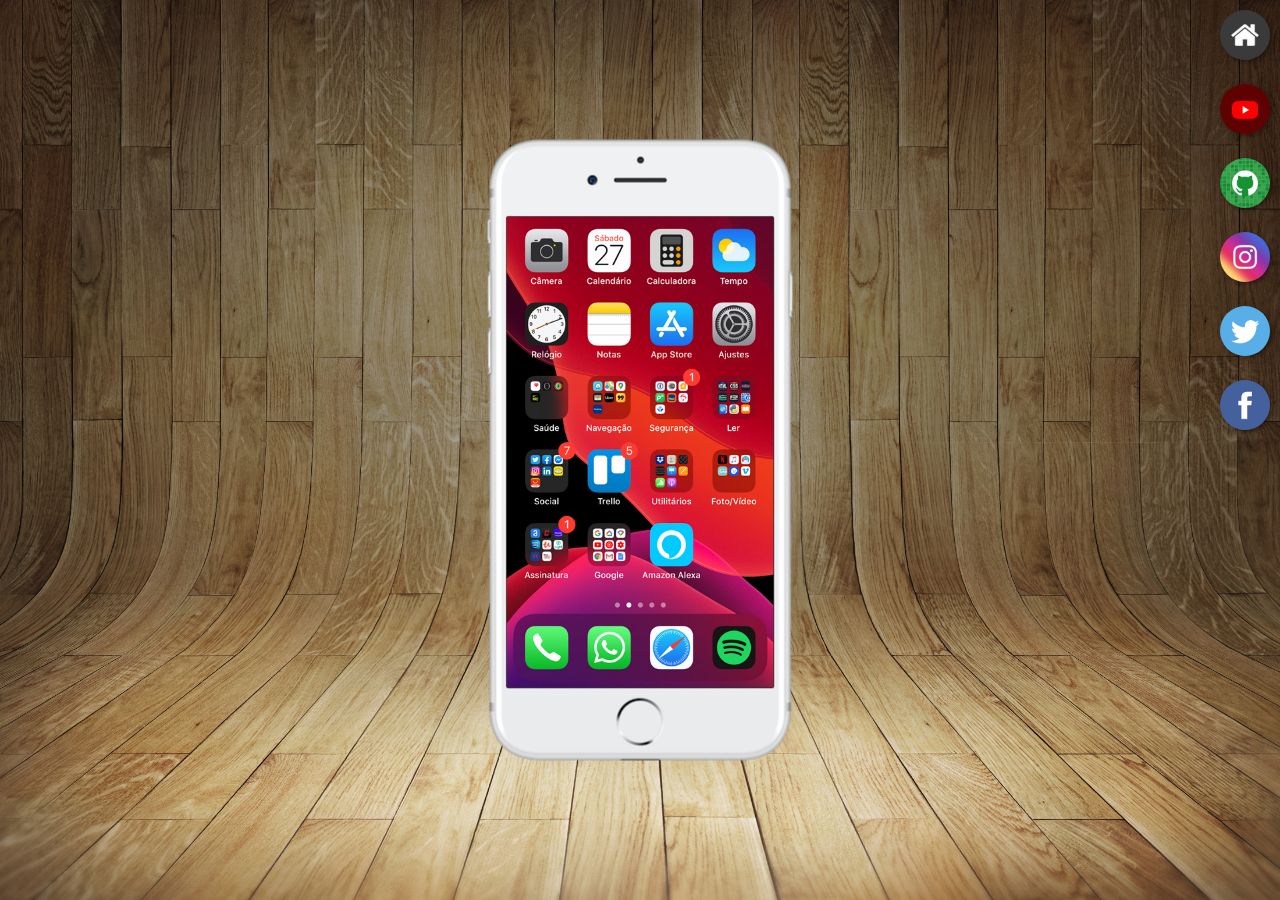
<file: index.html>
<!DOCTYPE html>
<html lang="pt-br">
<head>
    <meta charset="UTF-8">
    <meta name="viewport" content="width=device-width, initial-scale=1.0">
    <link rel="shortcut icon" href="favicon.ico" type="image/x-icon">
    <link rel="stylesheet" href="estilos/style.css">
    <title>Projeto Redes Sociais</title>
</head>
<body>
    <main>
        <section id="telefone">
            <iframe src="home.html" name="tela" id="tela" frameborder="0">
                Seu navegador não é compátivel com isso.
            </iframe>
        </section>
        <section id="redes-sociais">
            <a href="home.html" target="tela"><img src="imagens/logo-home.jpg" alt="Home"></a><br>
            <a href="youtube.html" target="tela"><img src="imagens/logo-youtube.jpg" alt="youtube"></a><br>
            <a href="hithub.html" target="tela"><img src="imagens/logo-github.jpg" alt="github"></a><br>
            <a href="instagram.html" target="tela"><img src="imagens/logo-instagram.jpg" alt="instagram"></a><br>
            <a href="twitter.html" target="tela"><img src="imagens/logo-twitter.jpg" alt="twitter"></a><br>
            <a href="facebook.html" target="tela"><img src="imagens/logo-facebook.jpg" alt="facebook"></a>
        </section>
    </main>
</body>
</html>
</file>
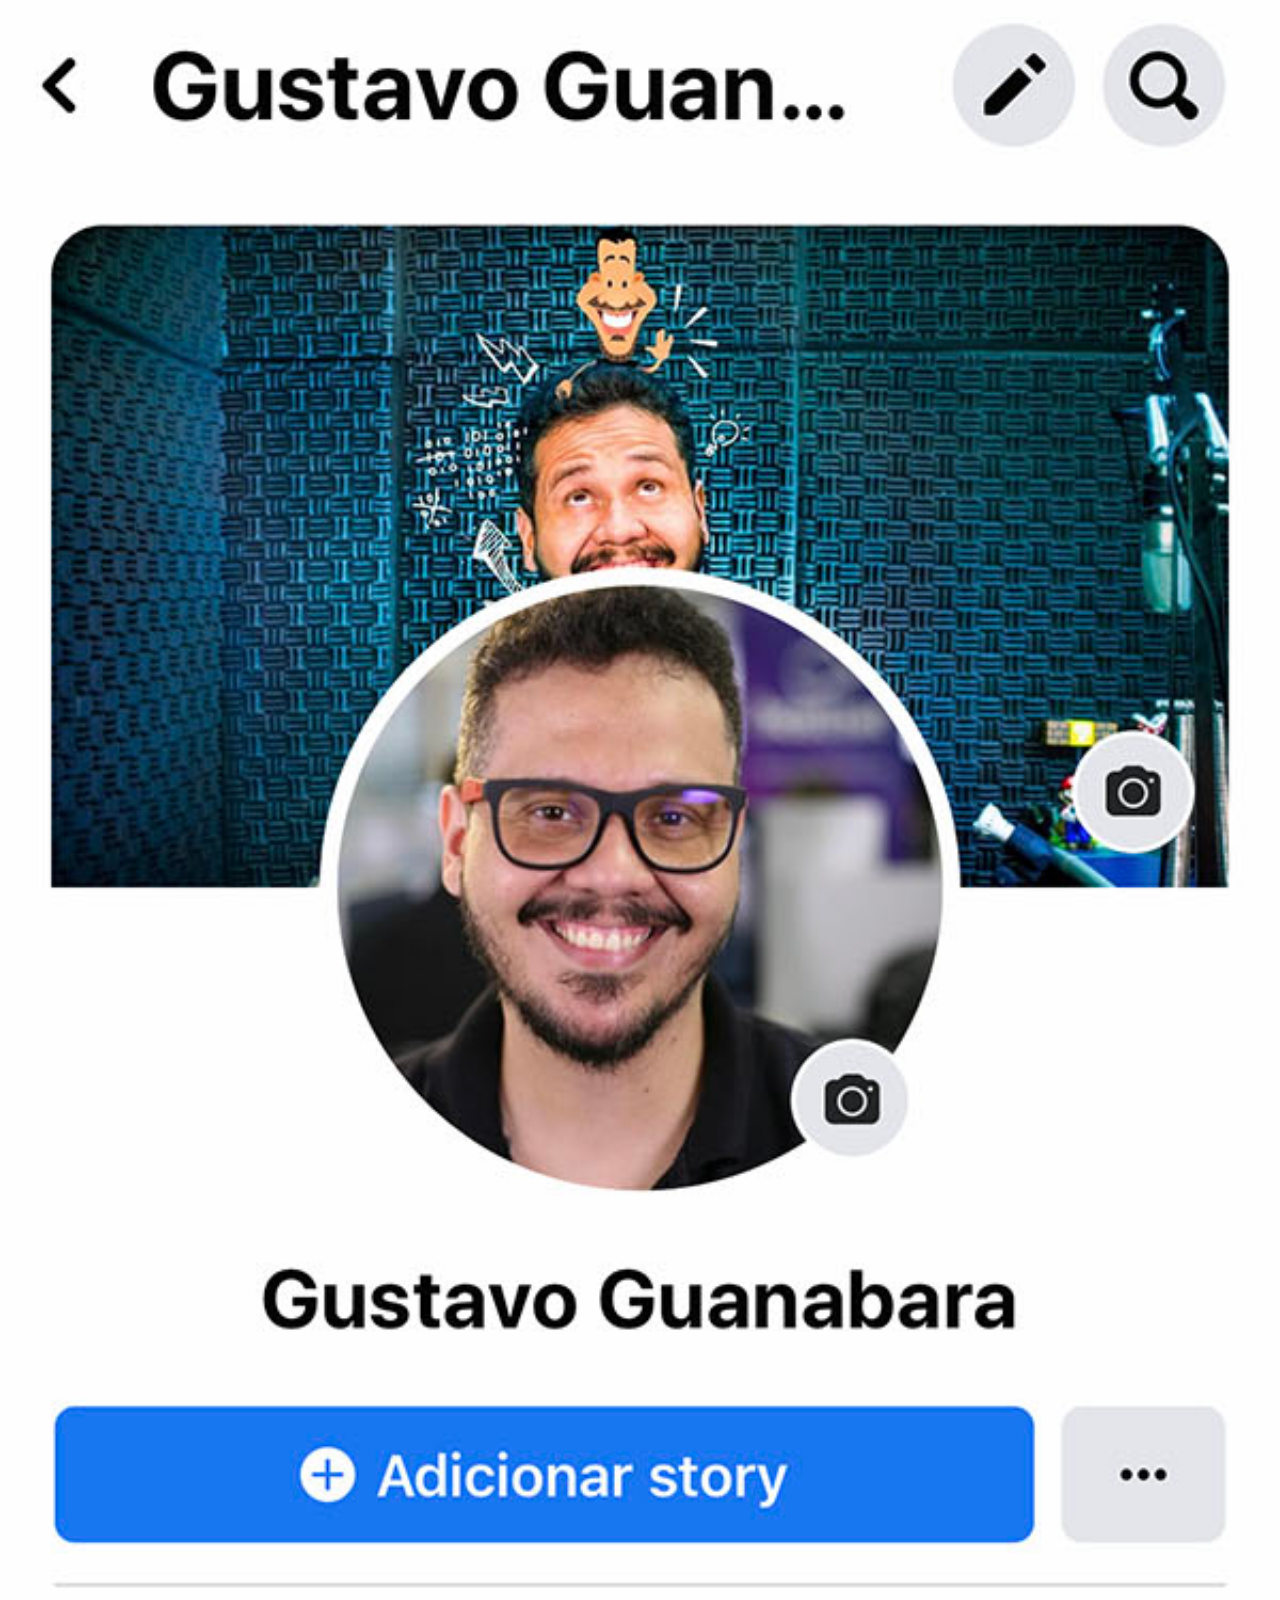
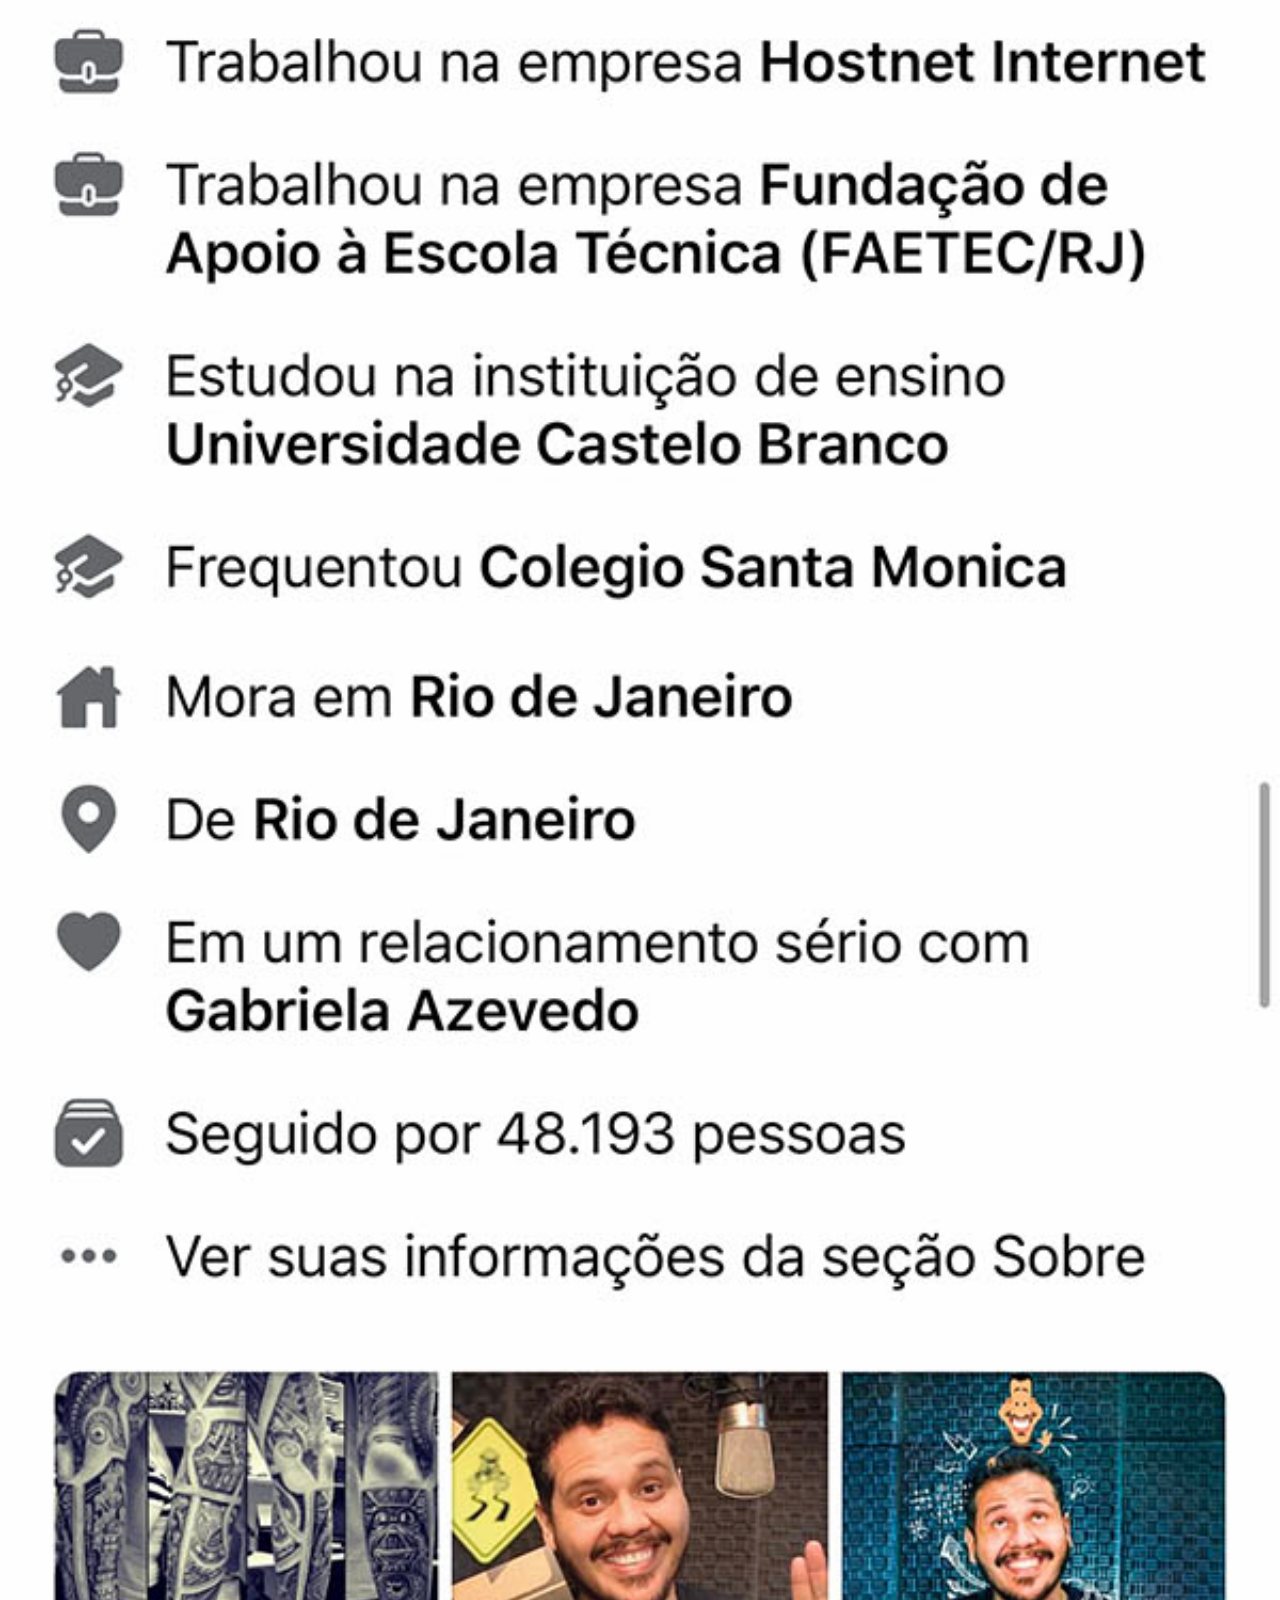
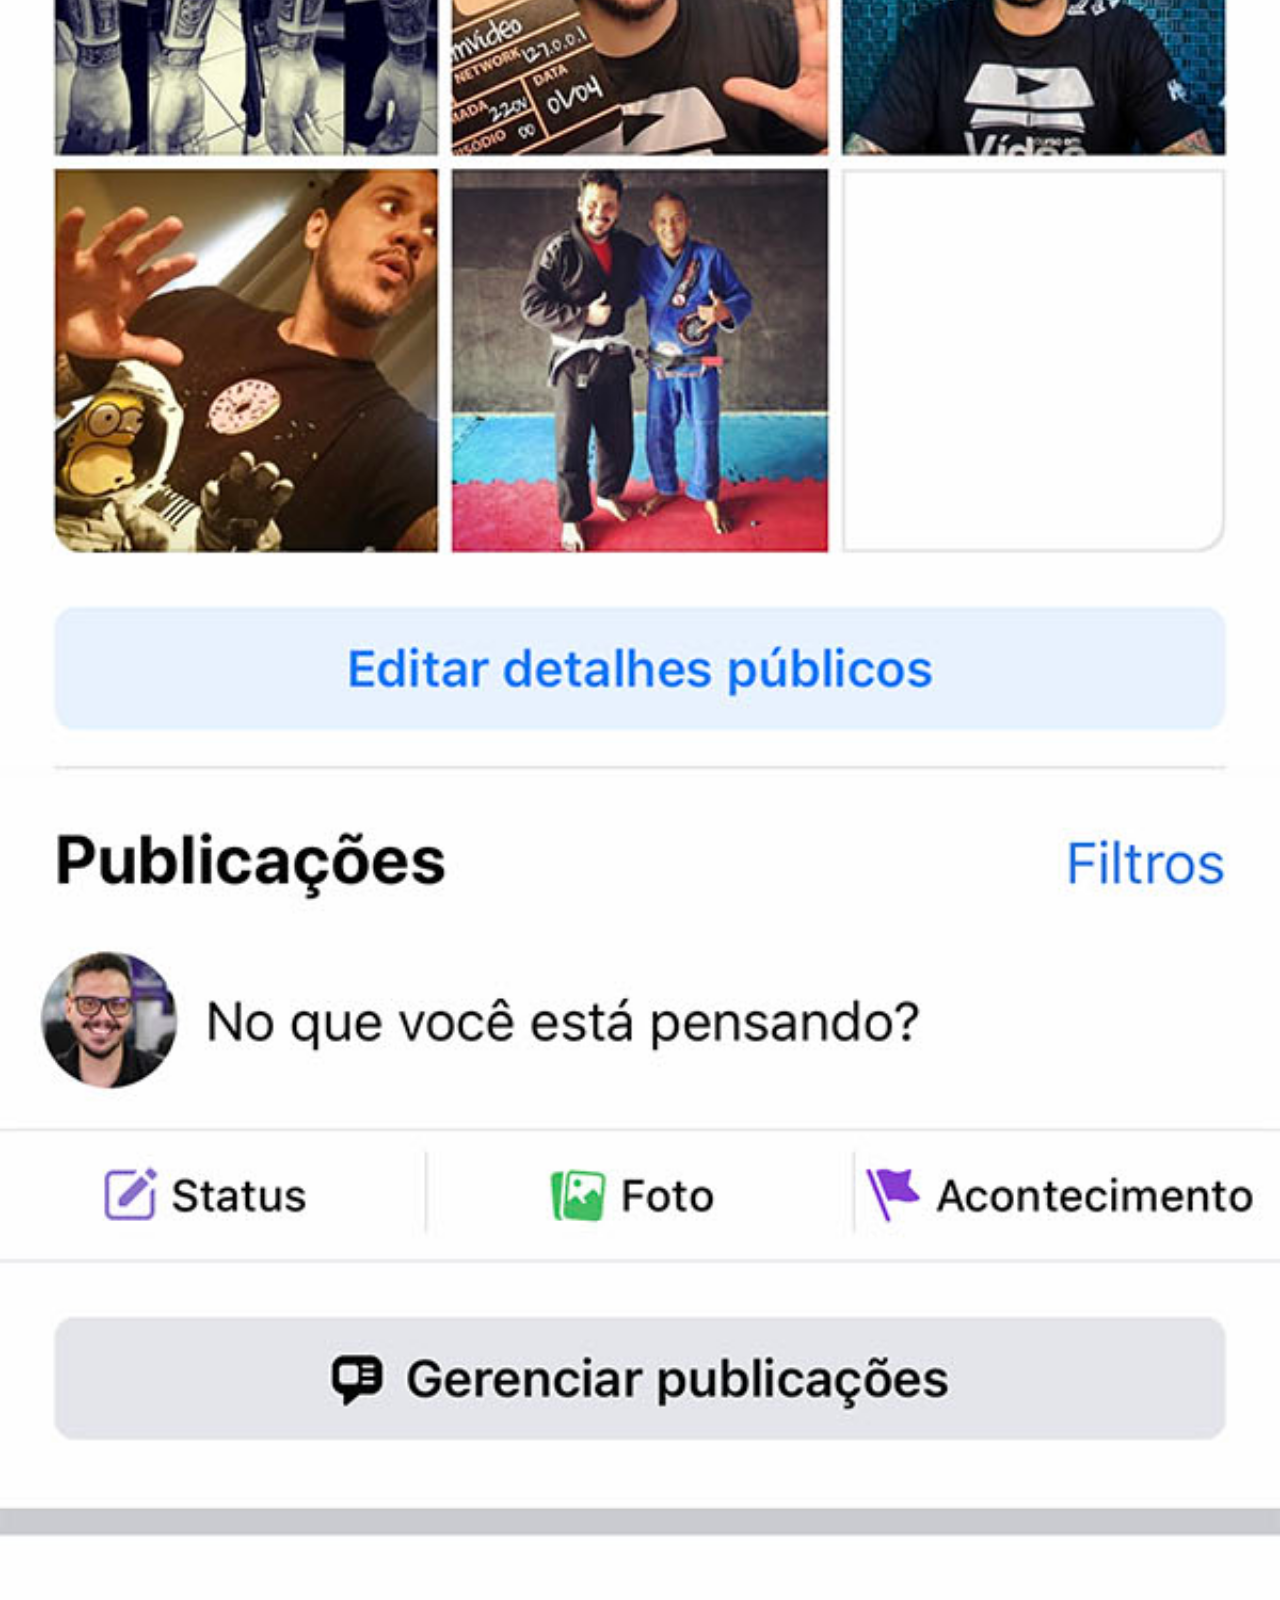
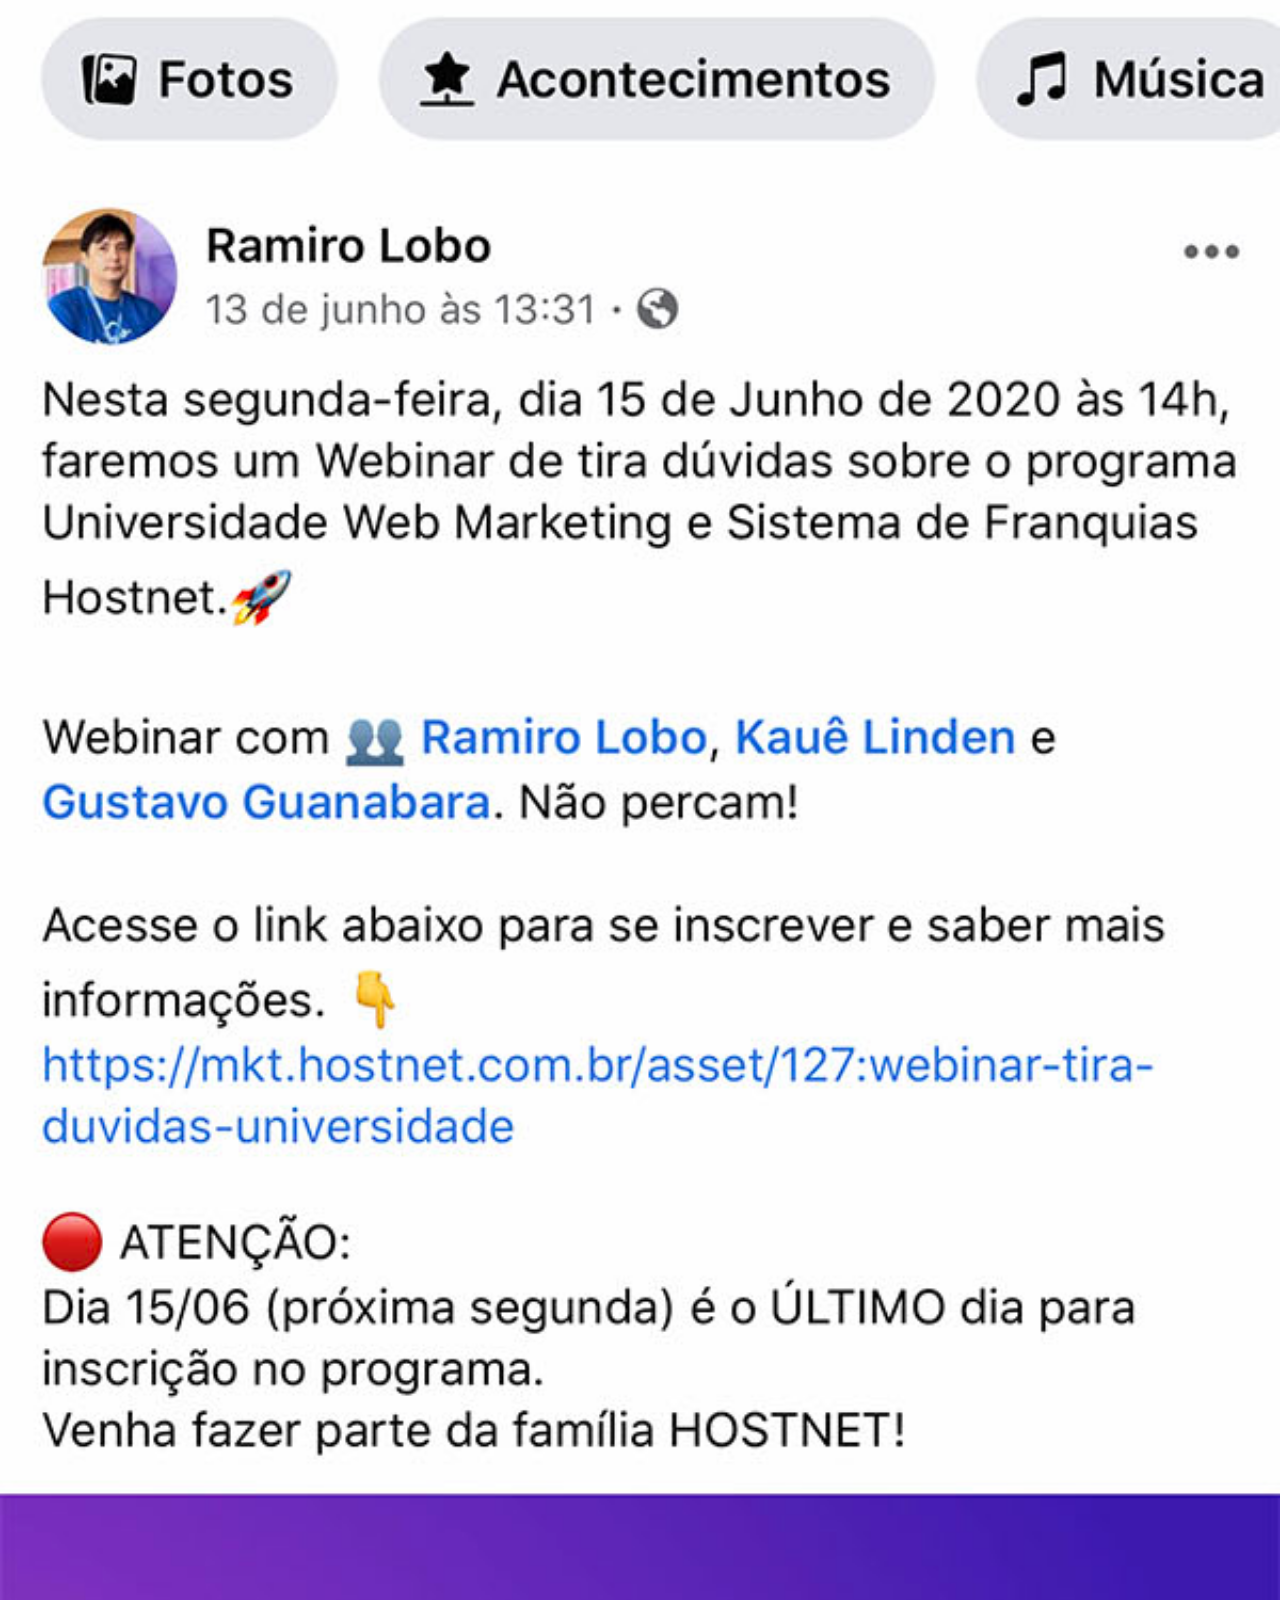
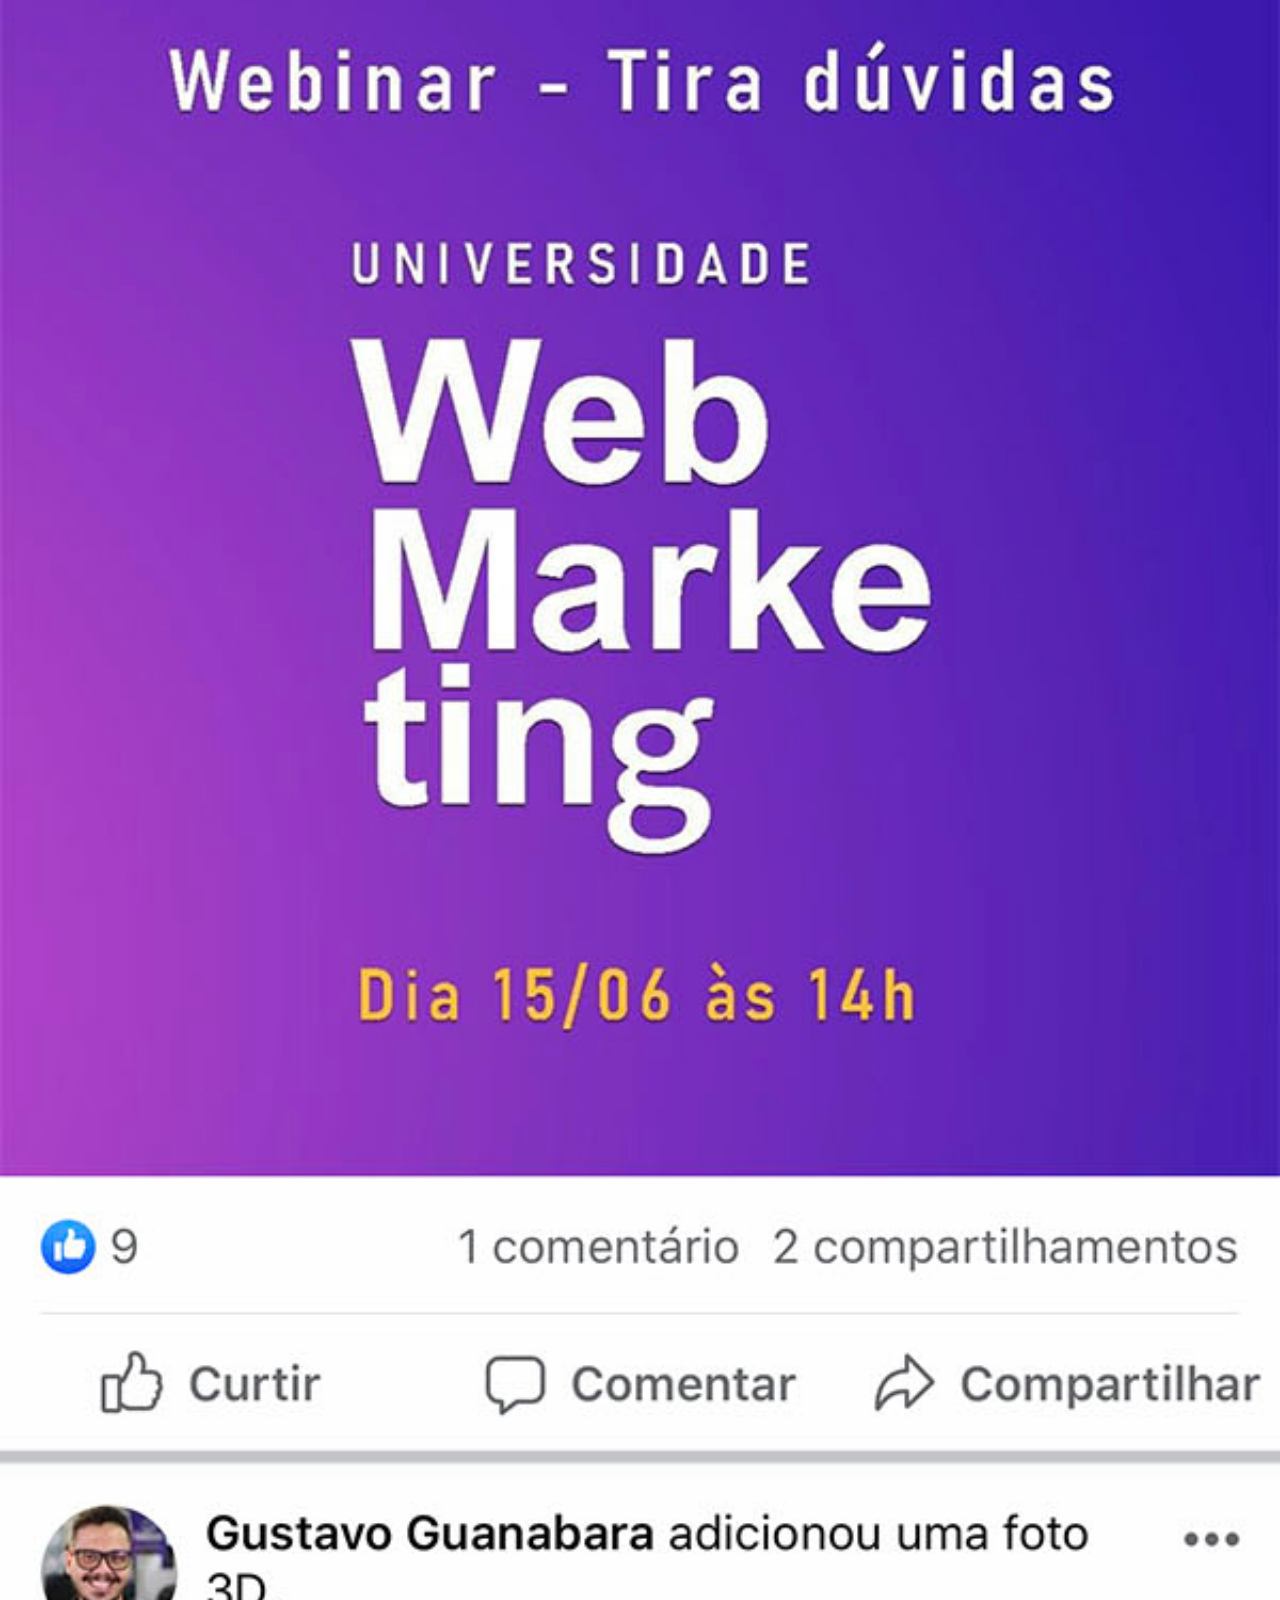
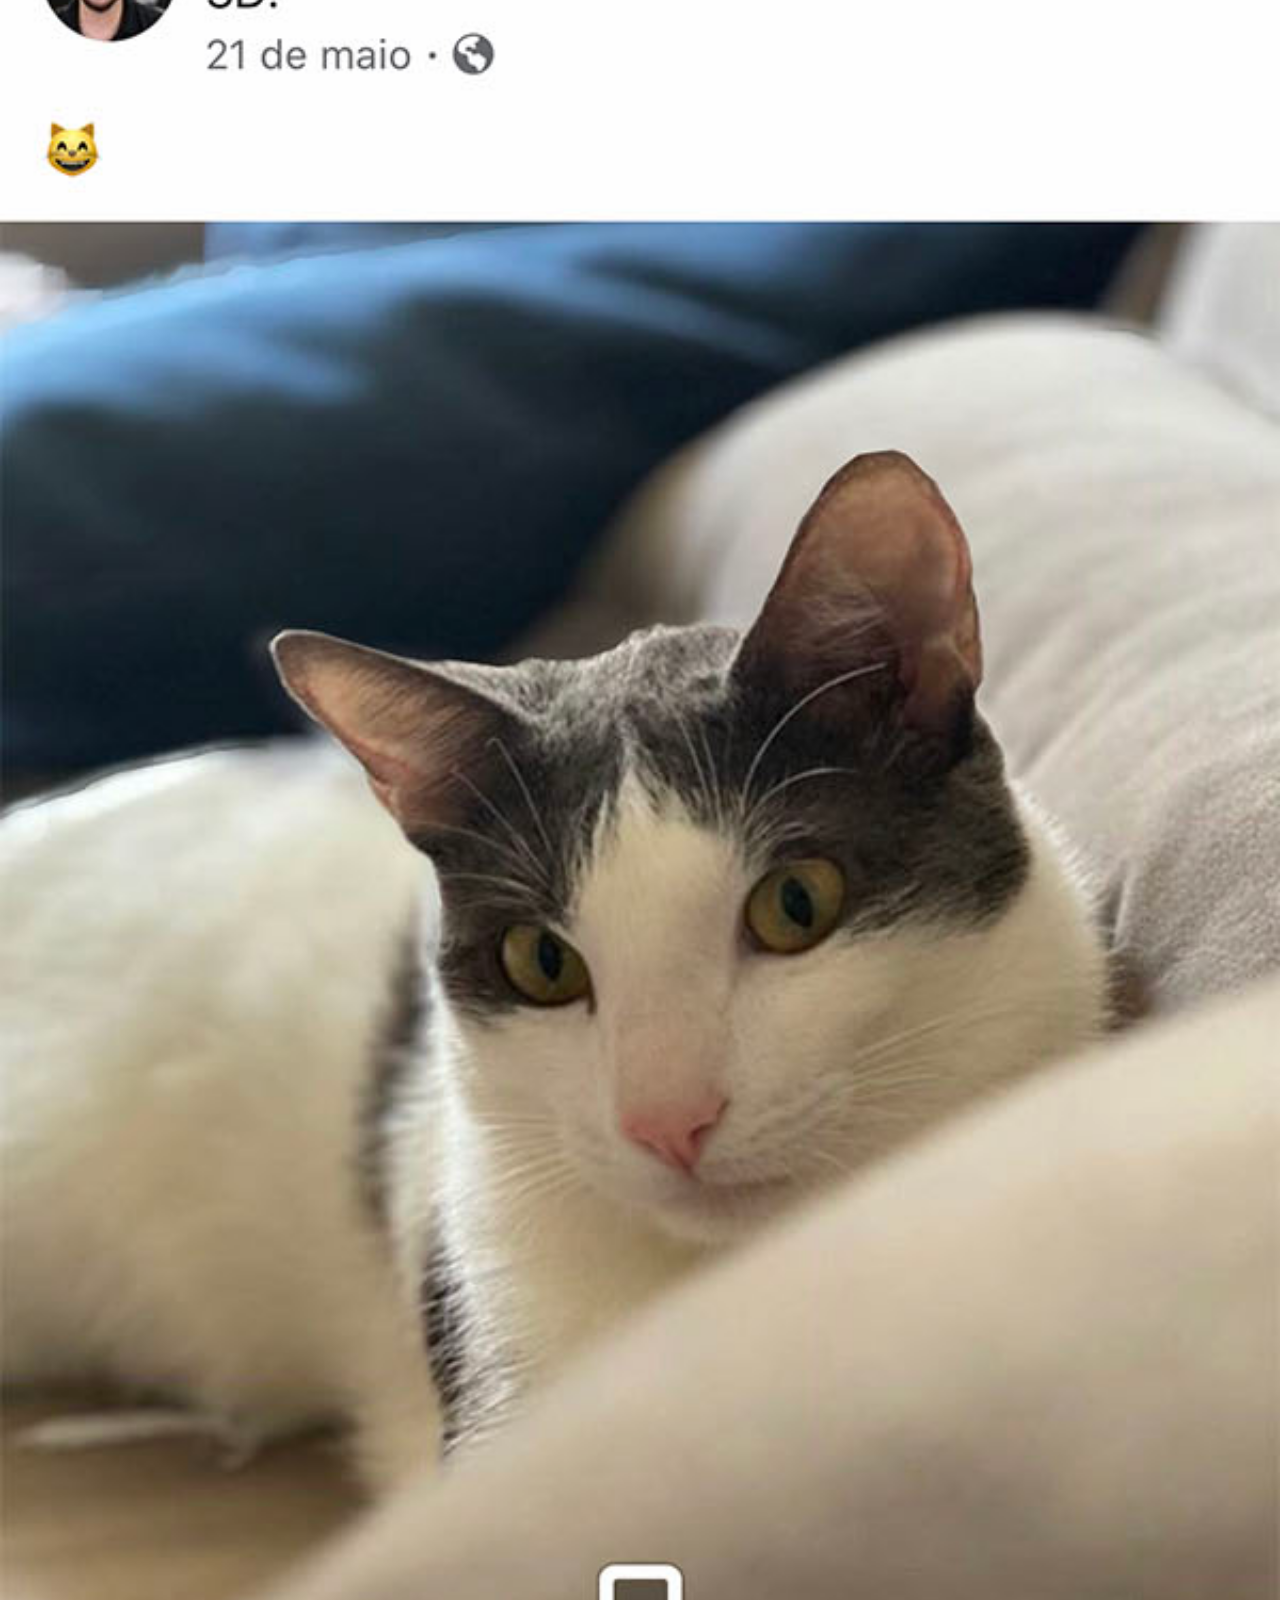
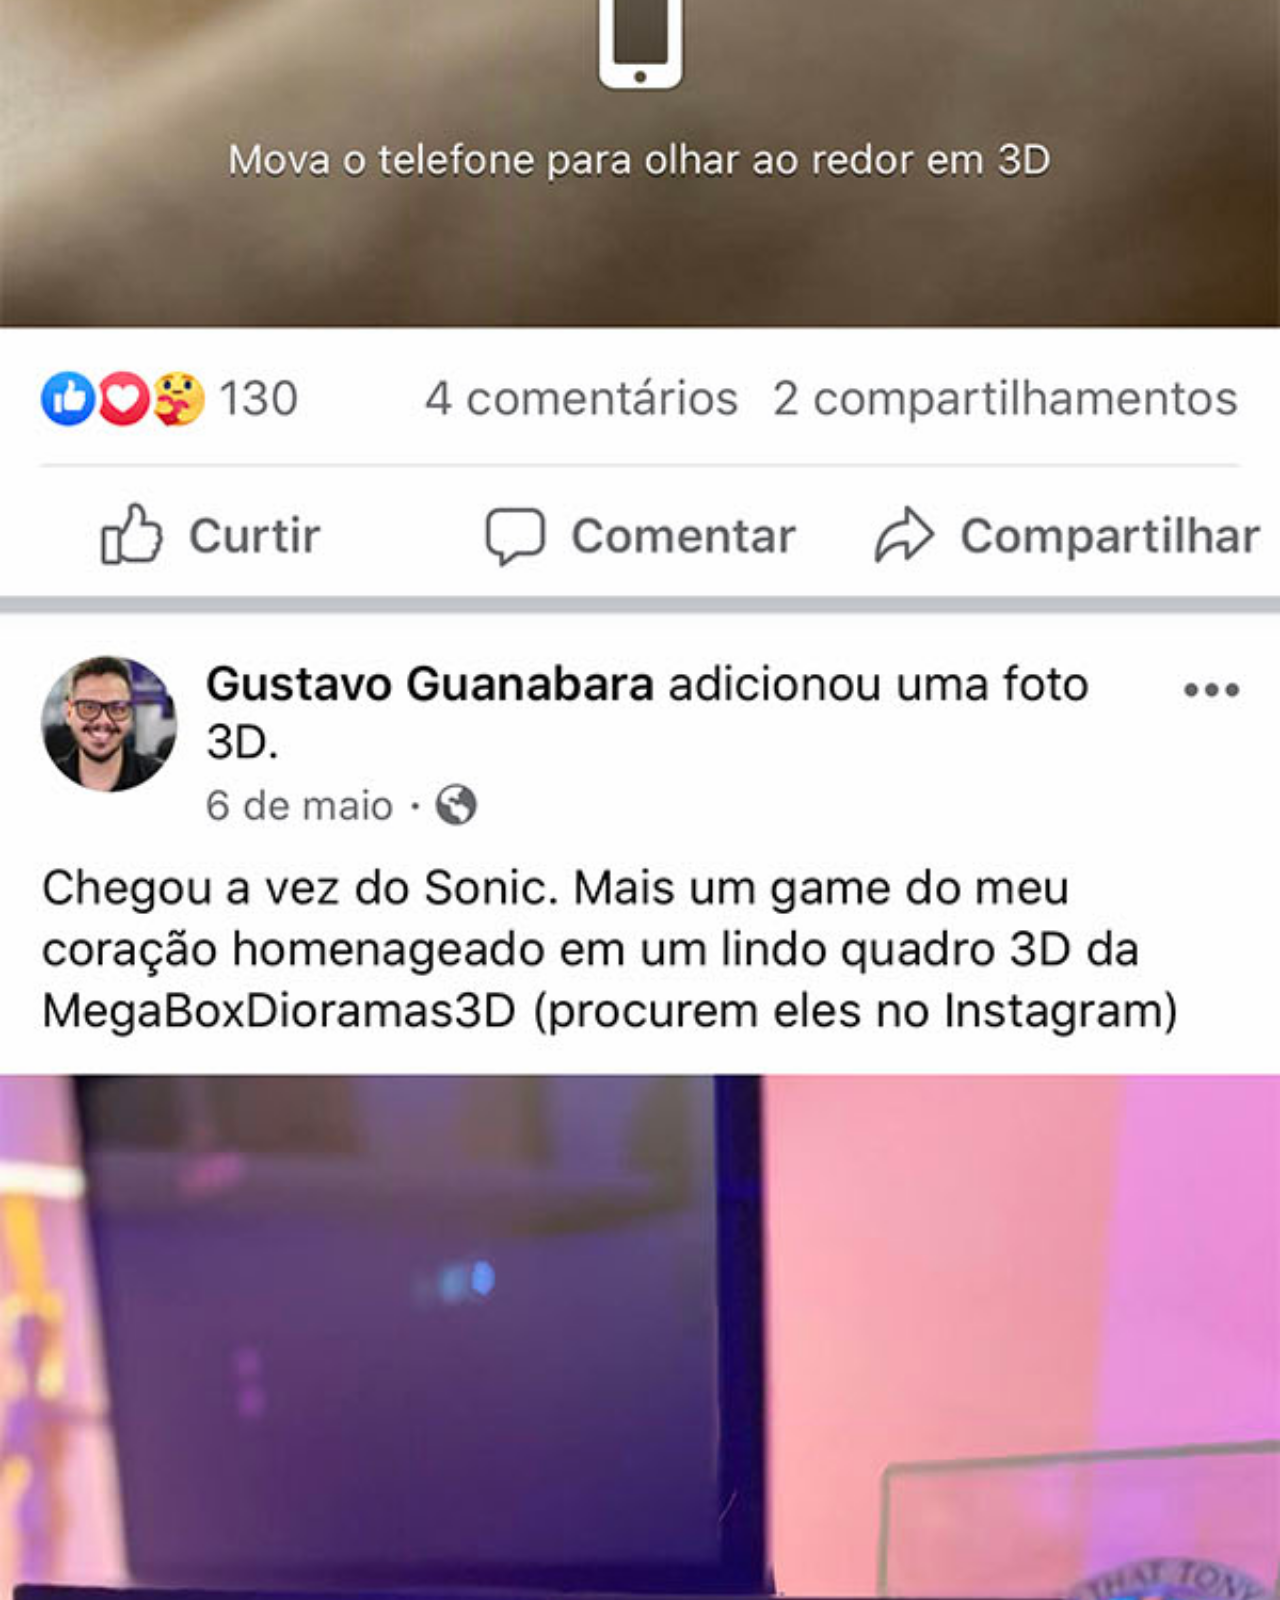
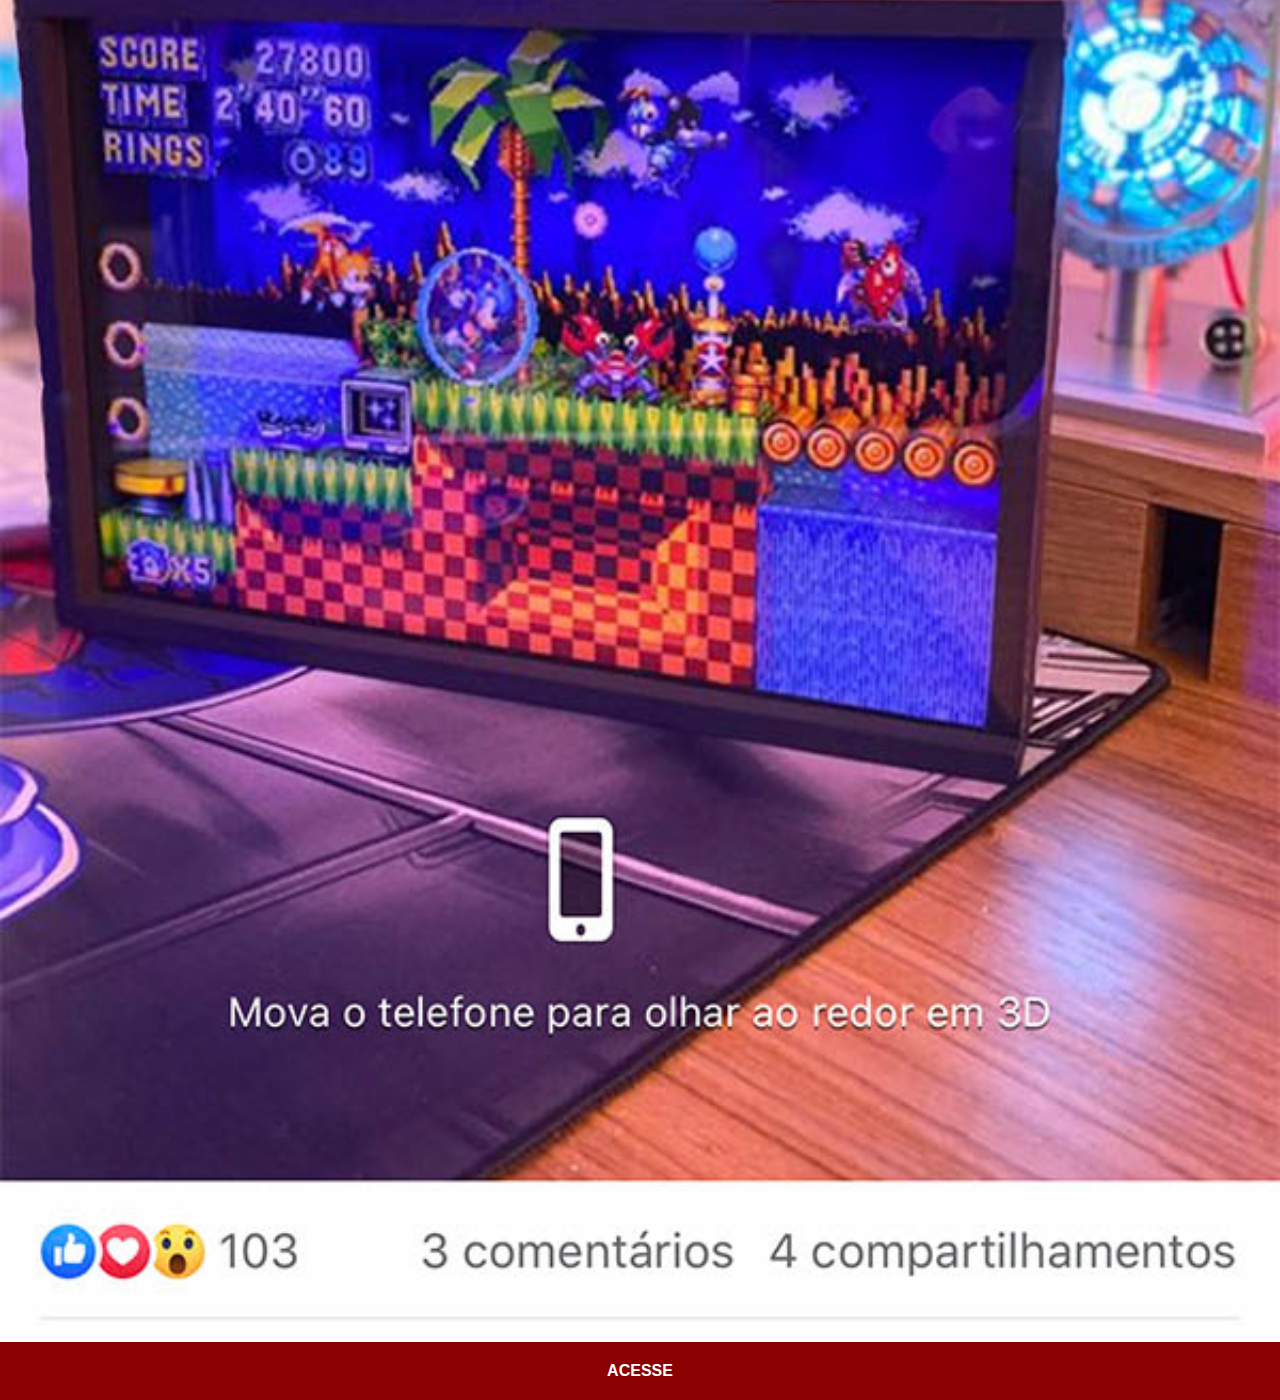
<file: facebook.html>
<!DOCTYPE html>
<html lang="pt-br">
<head>
    <meta charset="UTF-8">
    <meta name="viewport" content="width=device-width, initial-scale=1.0">
    <title>Facebook</title>
    <link rel="stylesheet" href="estilos/social.css">
</head>
<body>
    <img src="imagens/tela-facebook.jpg" alt="Facebook">
    <a href="https://www.facebook.com/groups/assoacao/?multi_permalinks=3755061611397684&notif_id=1706615850700434&notif_t=group_highlights&ref=notif" target="_blank">ACESSE</a>
</body>
</html>
</file>
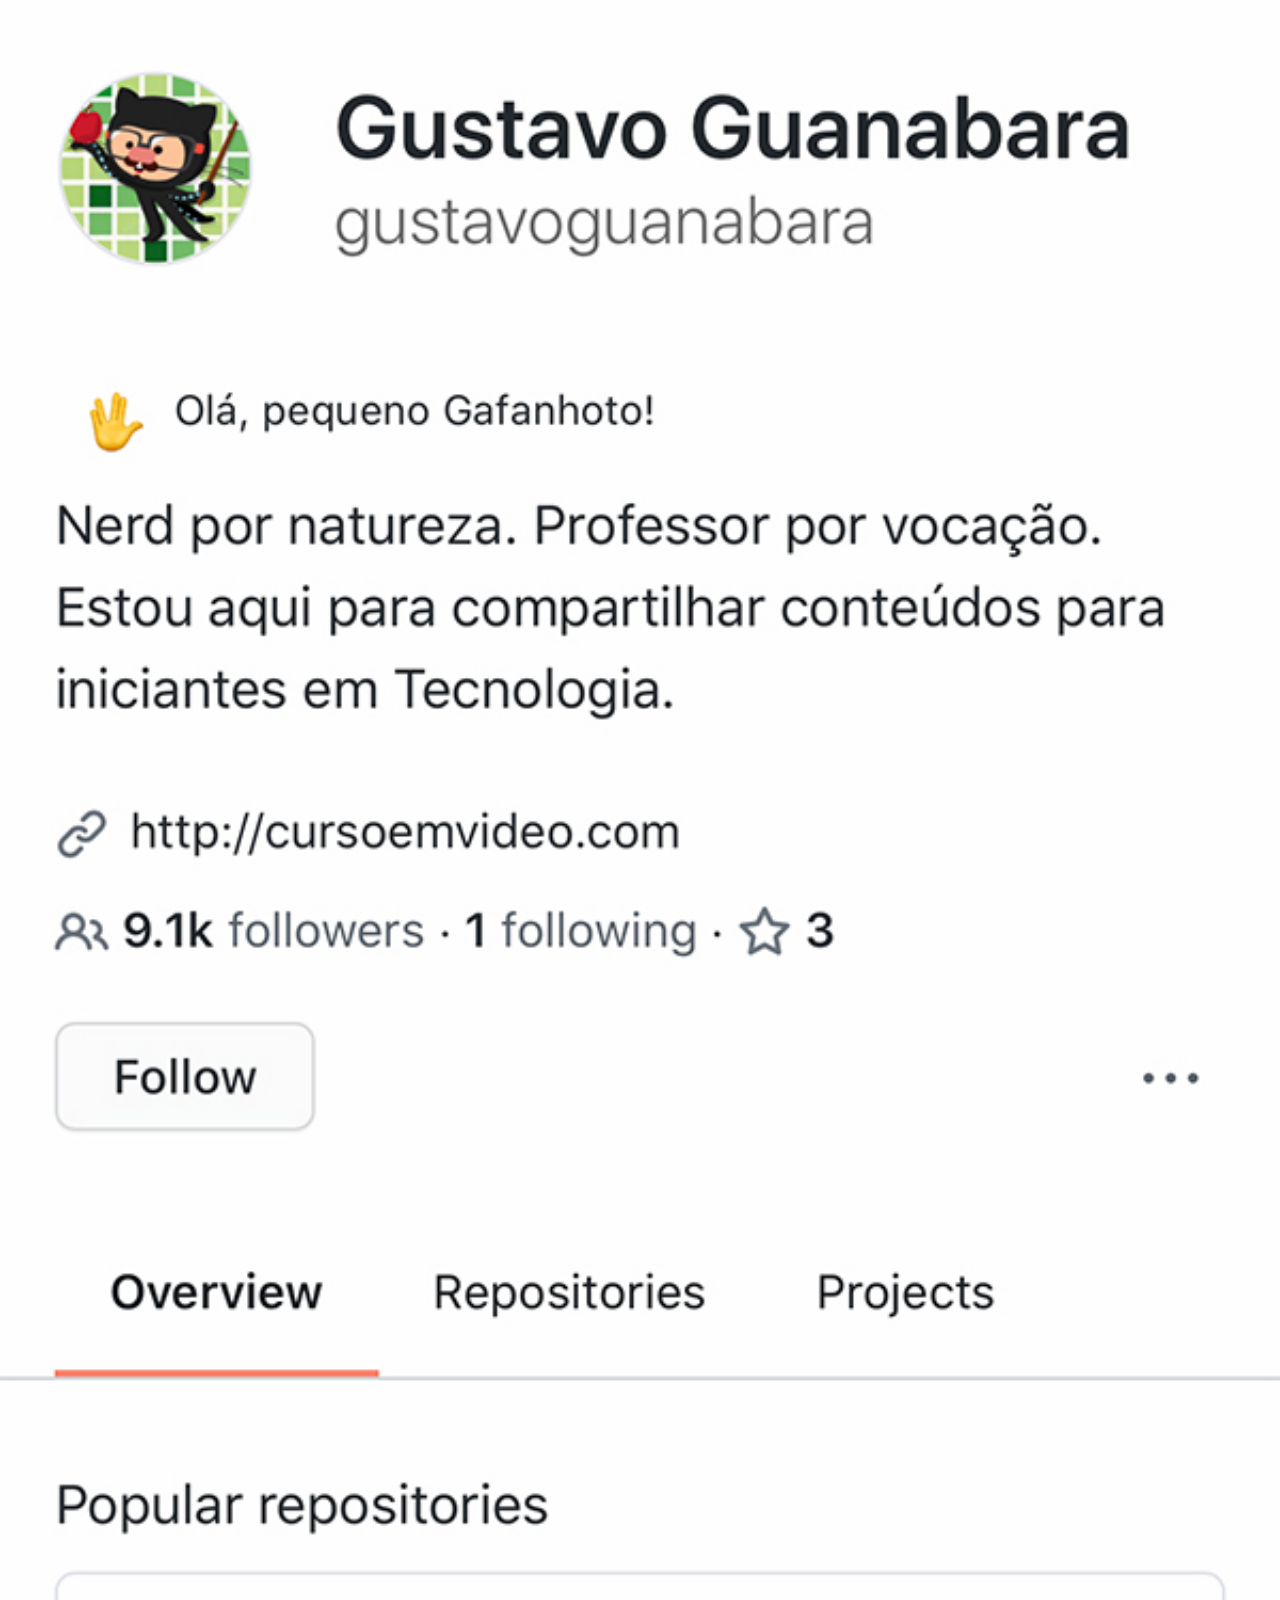
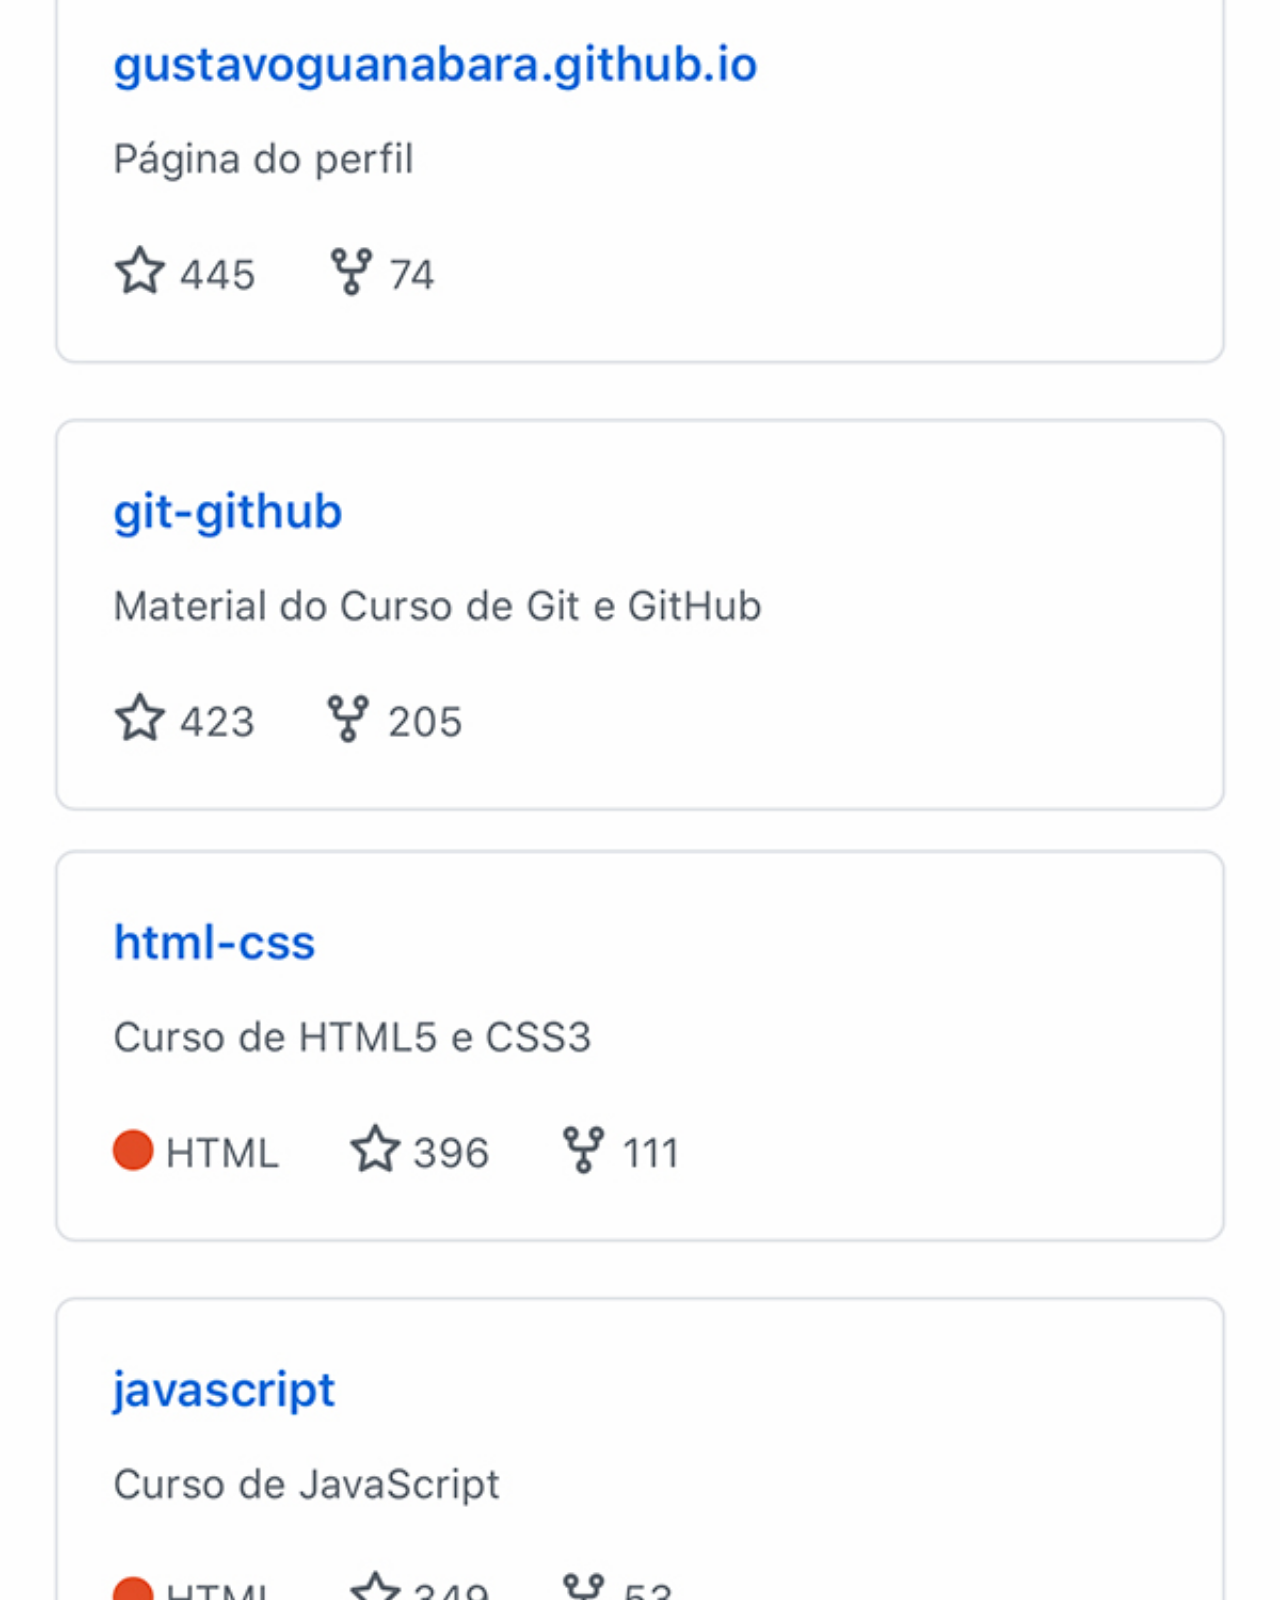
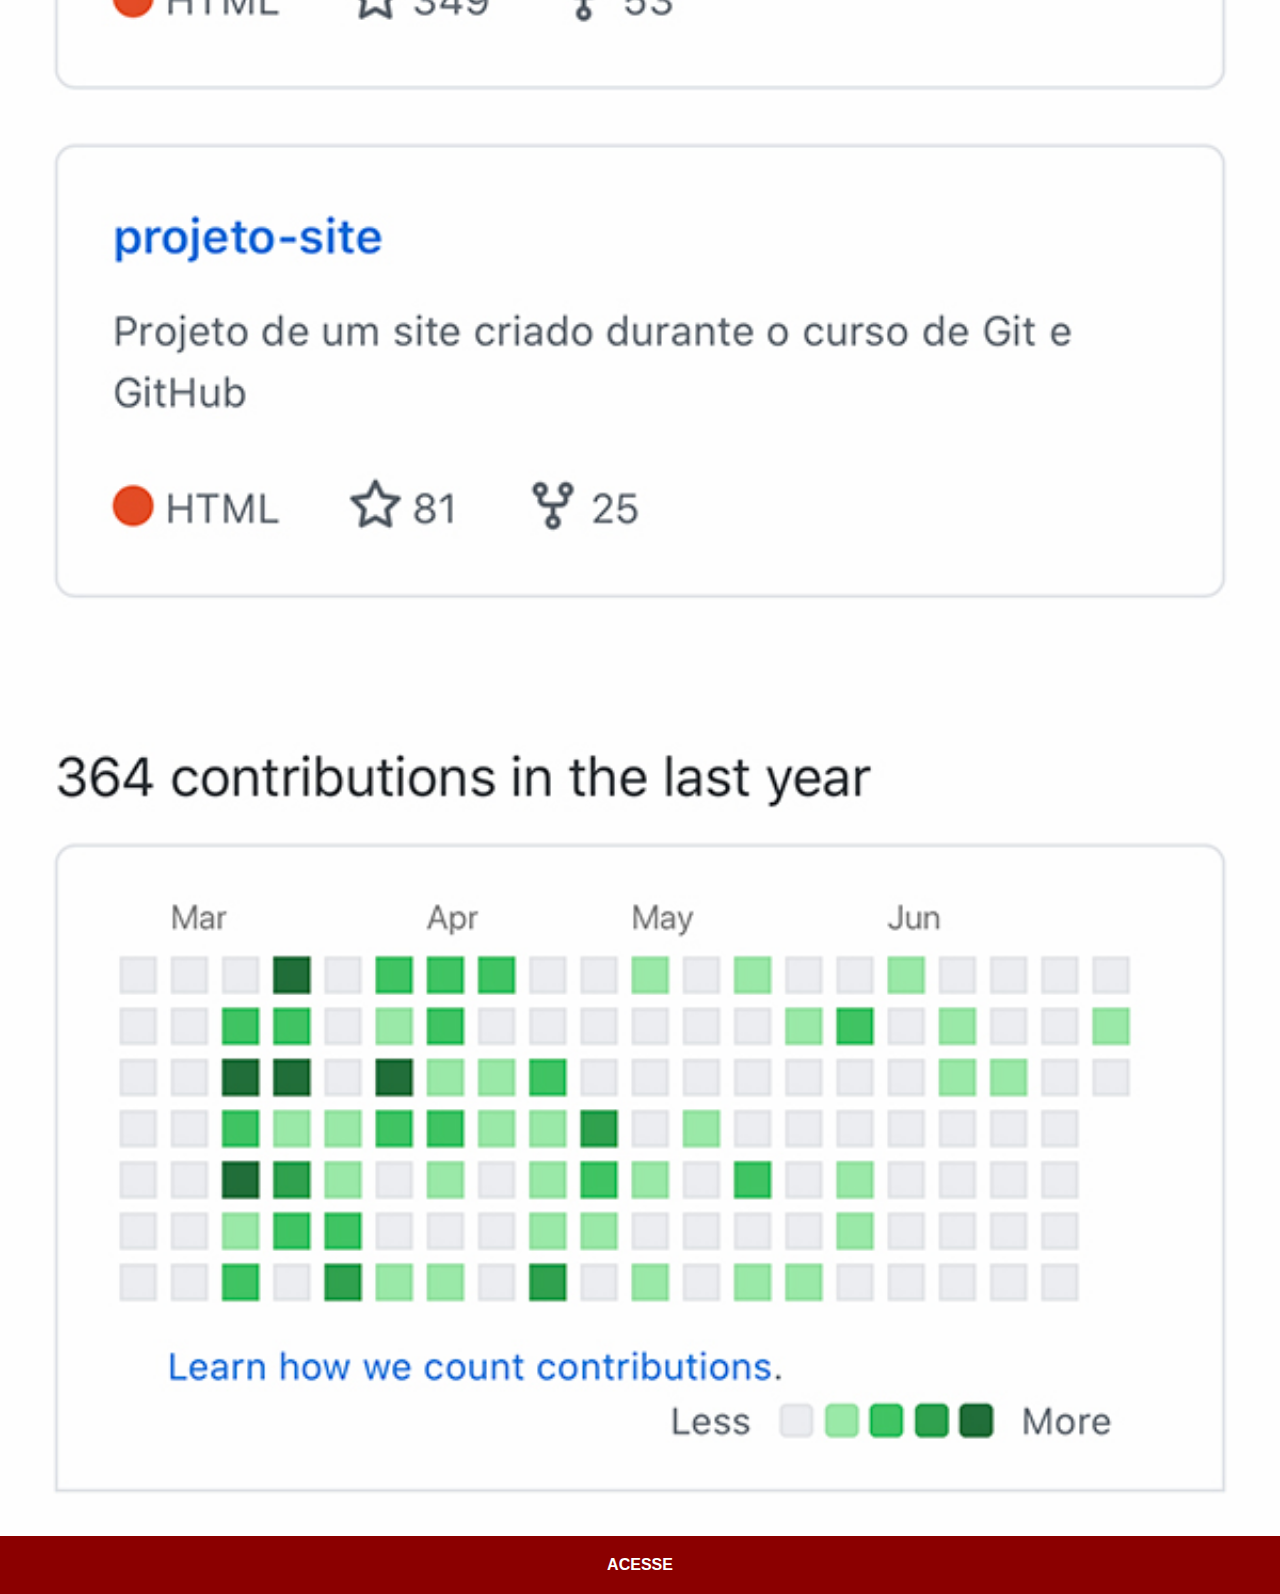
<file: hithub.html>
<!DOCTYPE html>
<html lang="pt-br">
<head>
    <meta charset="UTF-8">
    <meta name="viewport" content="width=device-width, initial-scale=1.0">
    <title>Hithub</title>
    <link rel="stylesheet" href="estilos/social.css">
</head>
<body>
    <img src="imagens/tela-github.jpg" alt="hithub">
    <a href="https://github.com/gustavoguanabara" target="_blank">ACESSE</a>
</body>
</html>
</file>
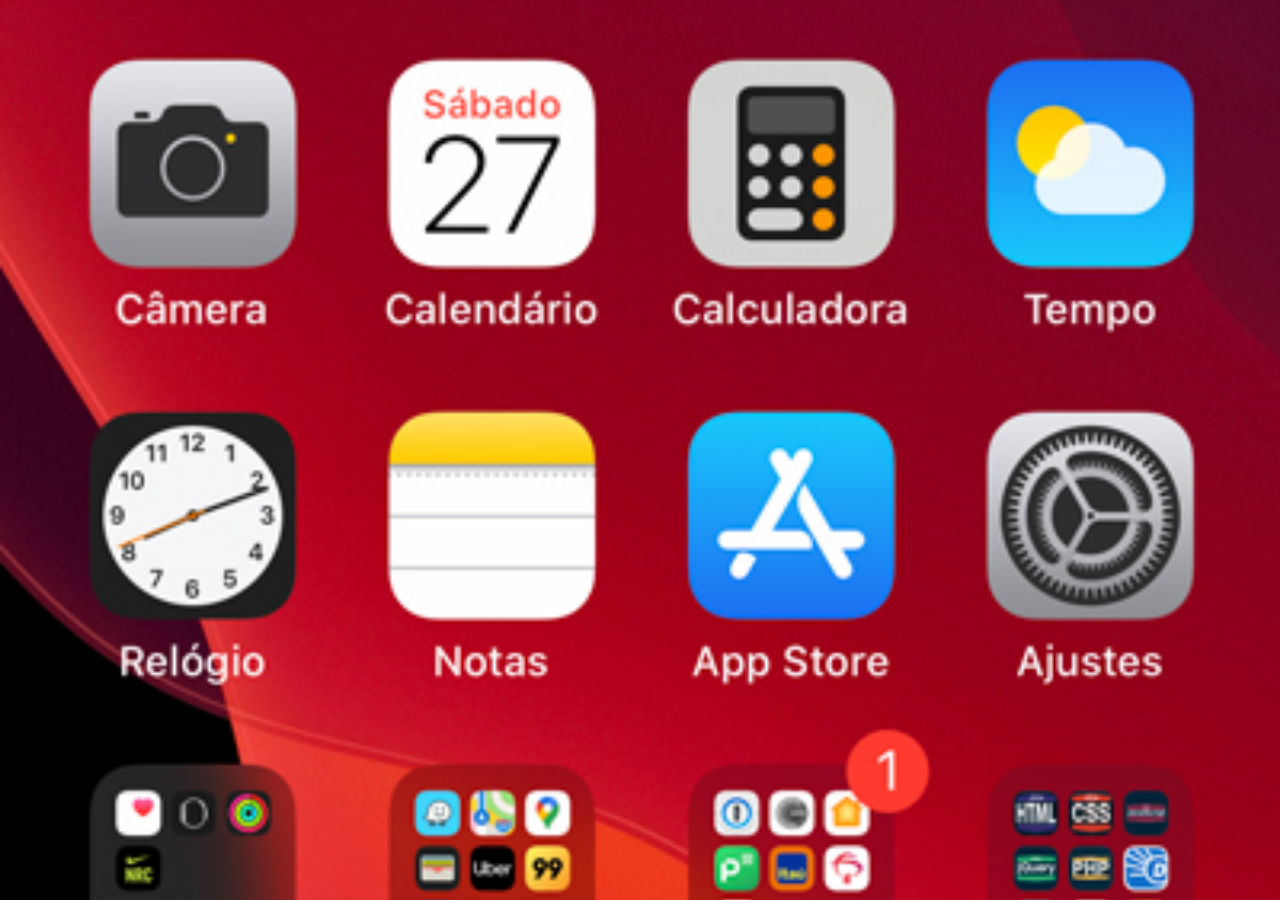
<file: home.html>
<!DOCTYPE html>
<html lang="pt-br">
<head>
    <meta charset="UTF-8">
    <meta name="viewport" content="width=device-width, initial-scale=1.0">
    <title>Home</title>
</head>
<style>
    * {
    margin: 0px;
    padding: 0px;
    }

    body {
        width: 100vw;
        height: 100vh;
        background: black url('imagens/tela-home.jpg') no-repeat top center;
        background-size: cover;
    }
</style>
<body>
    
</body>
</html>
</file>
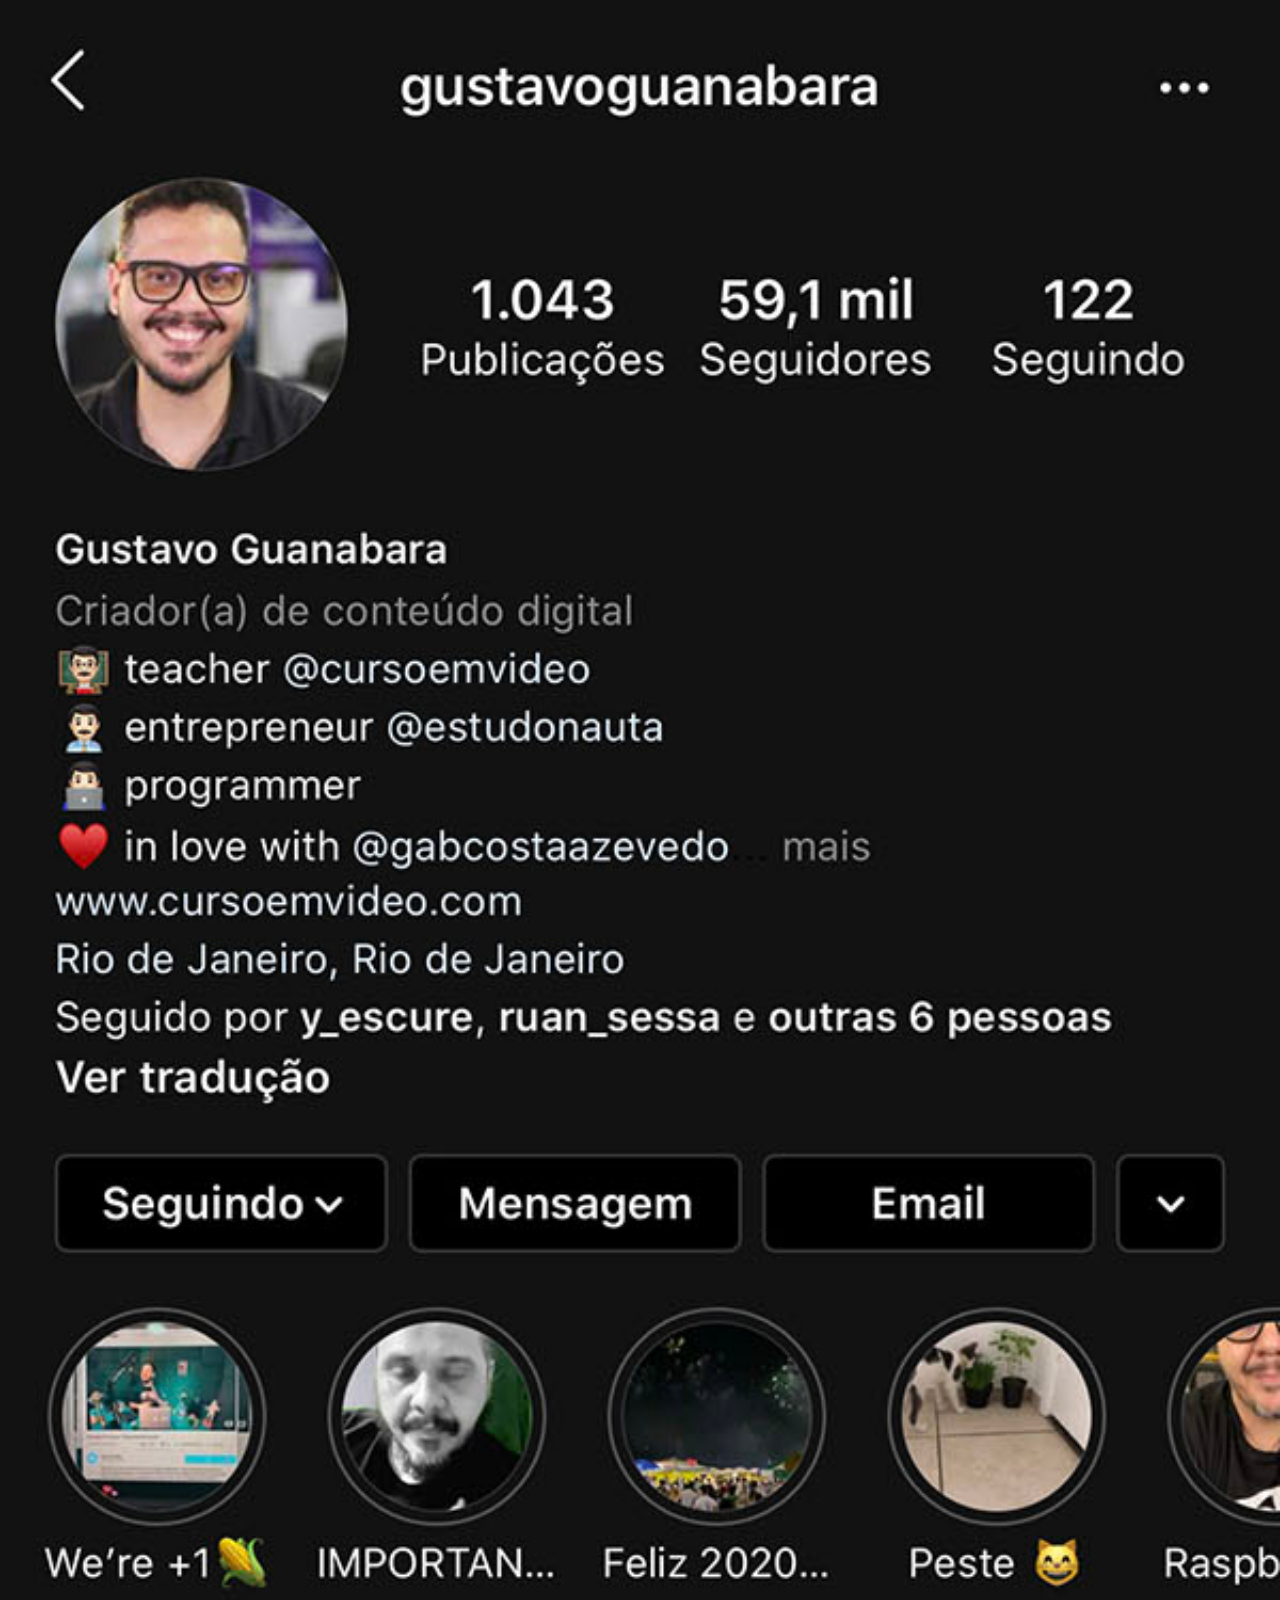
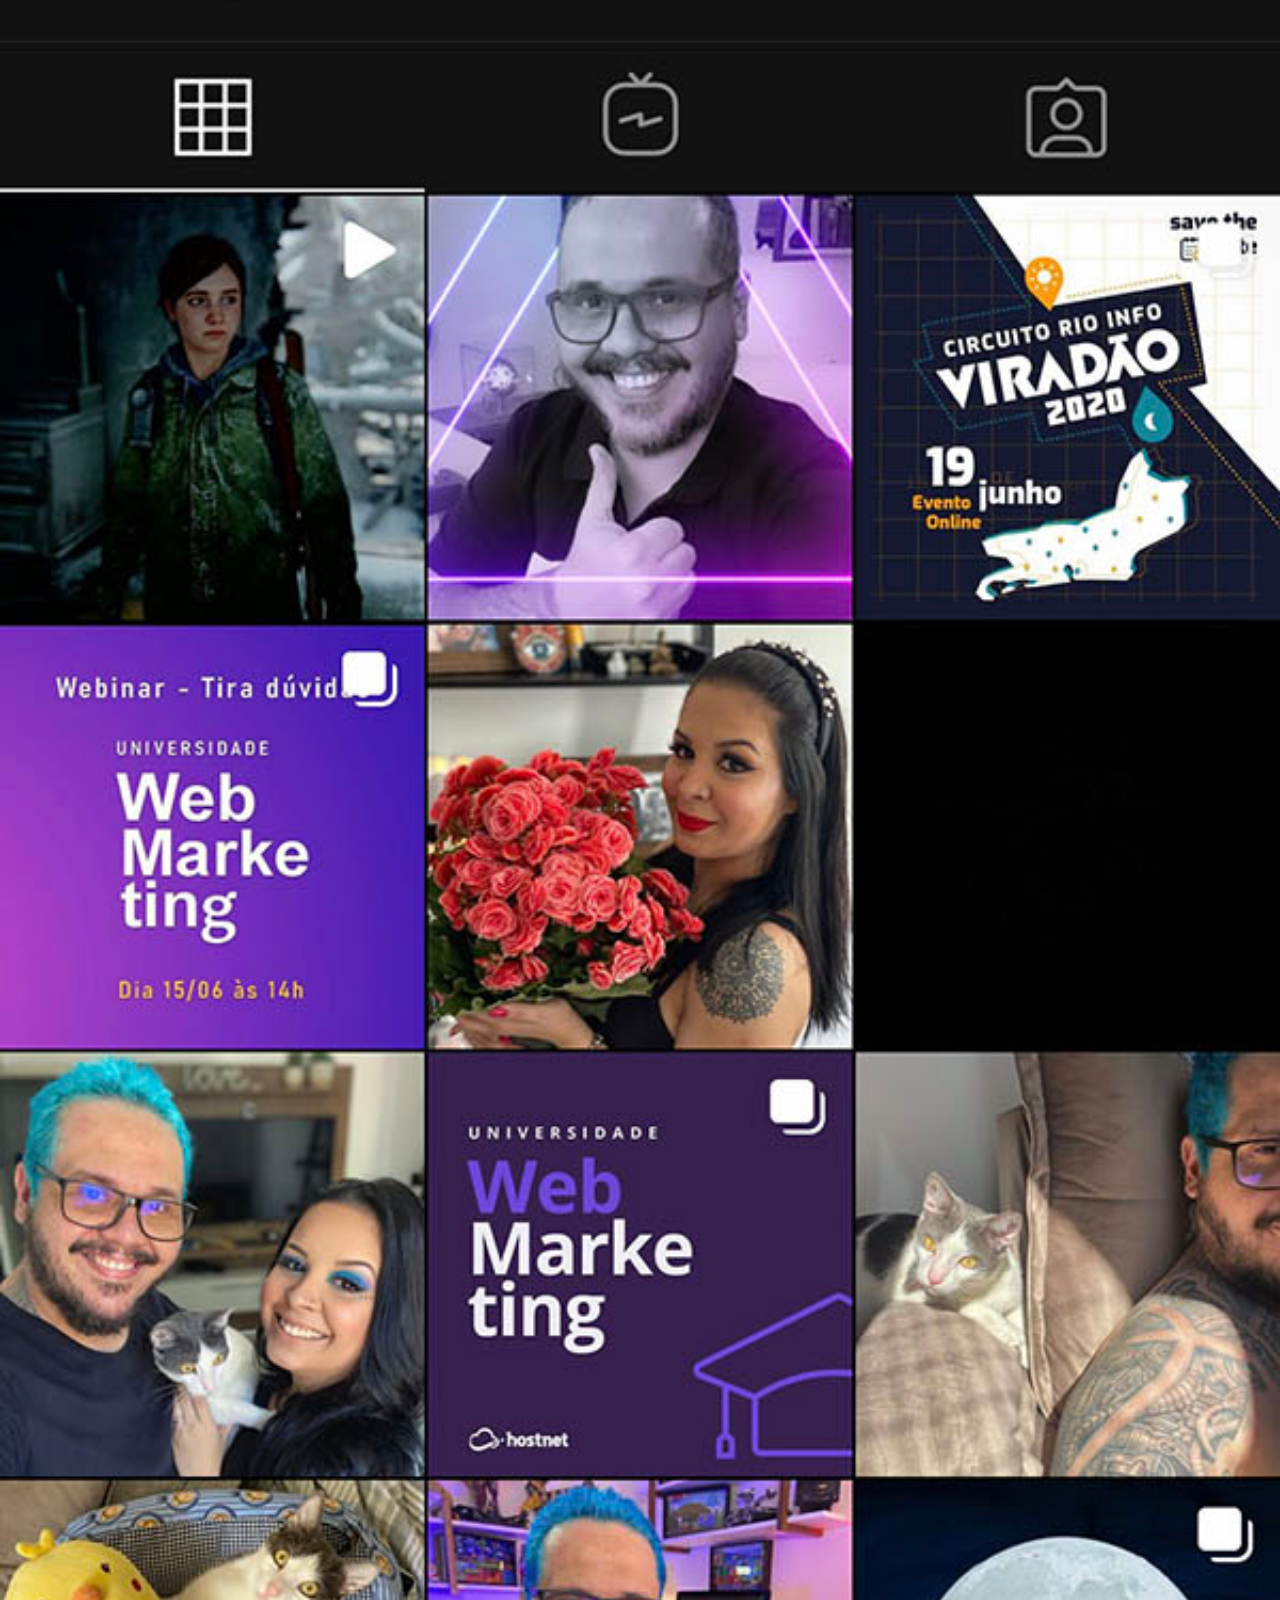
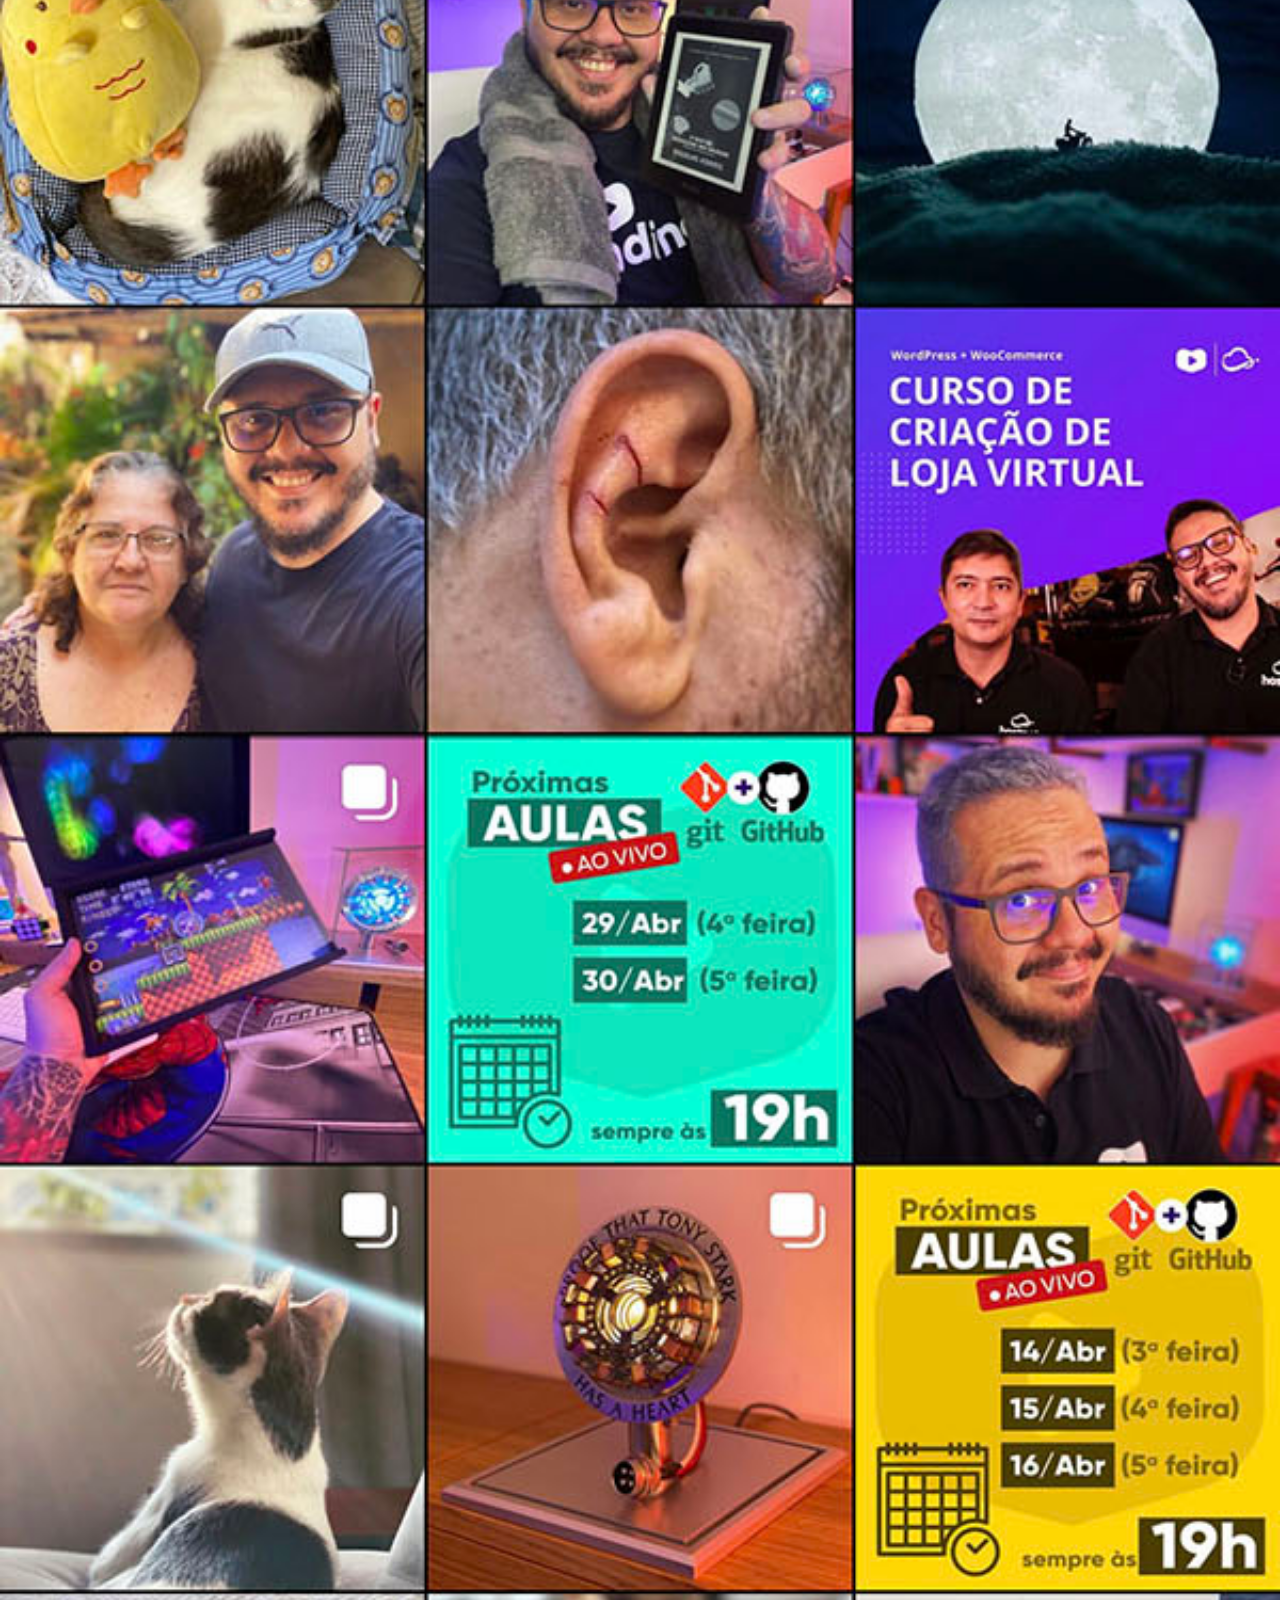
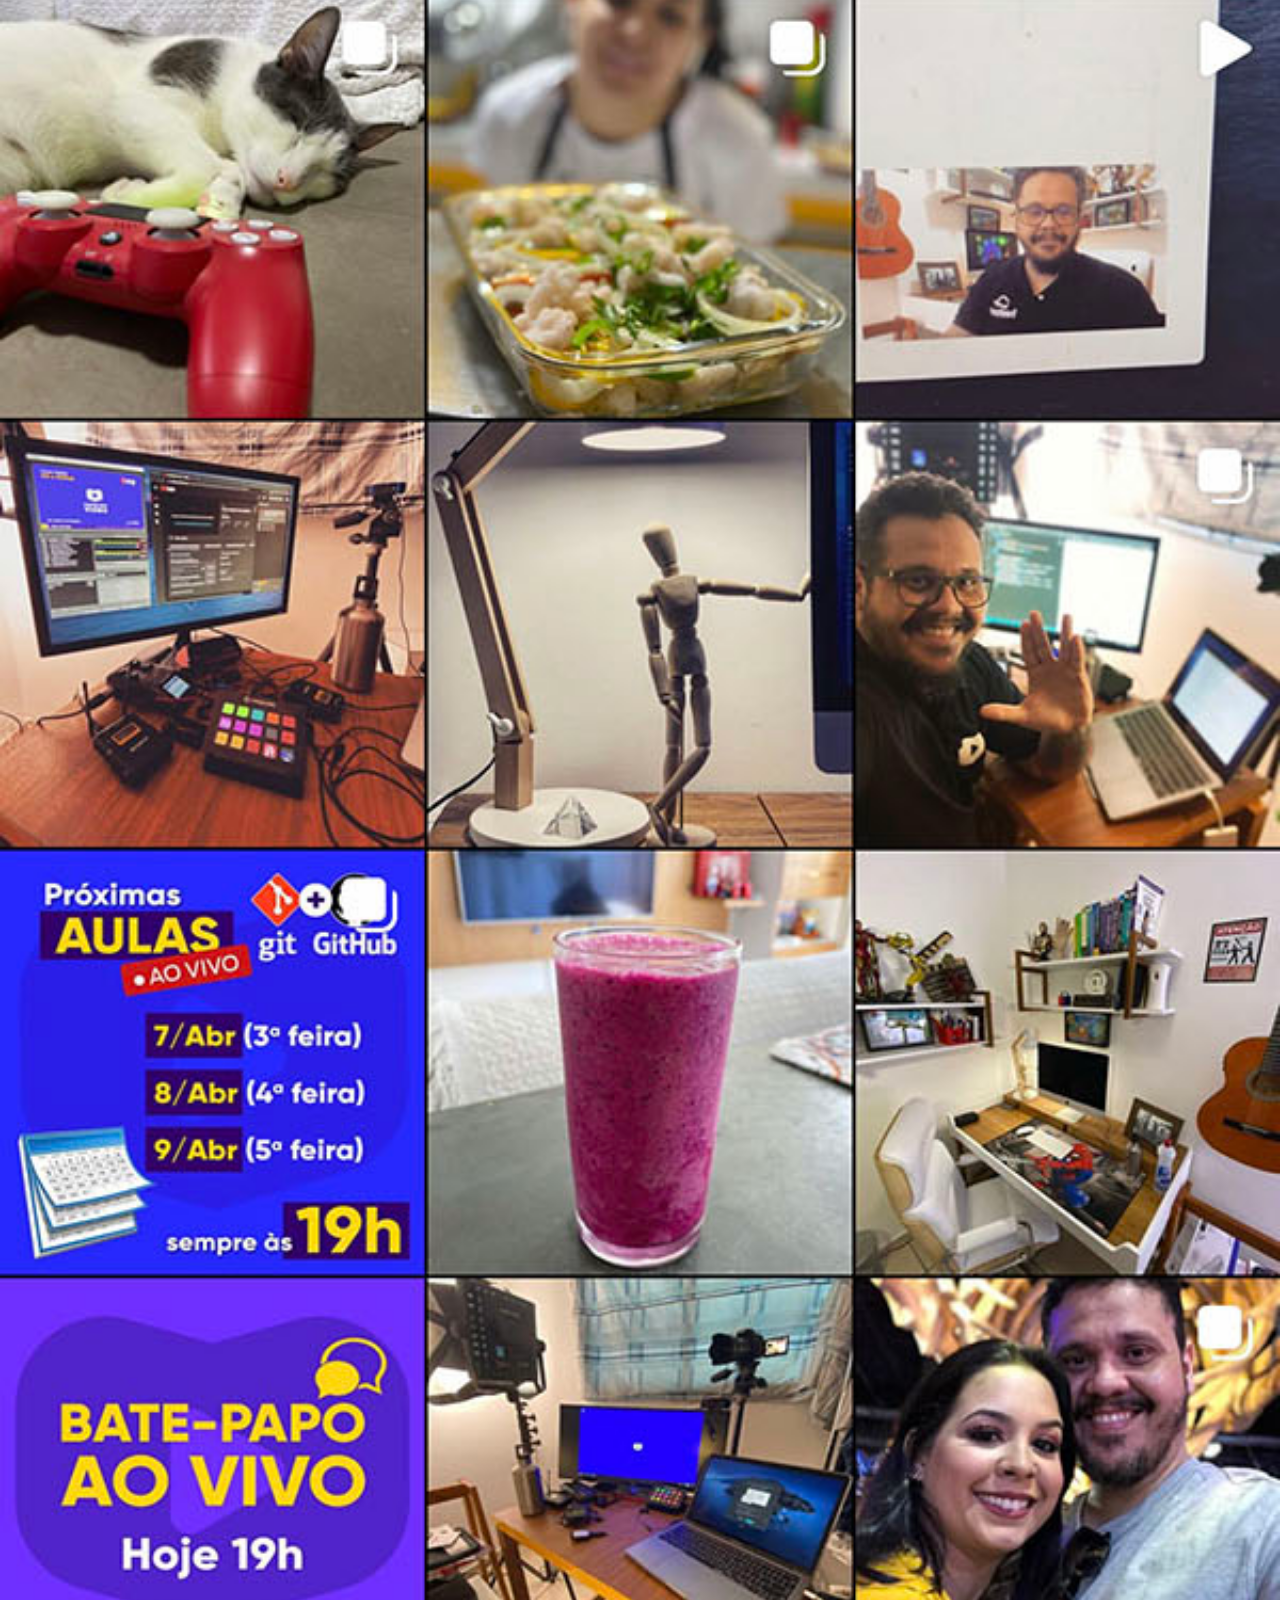
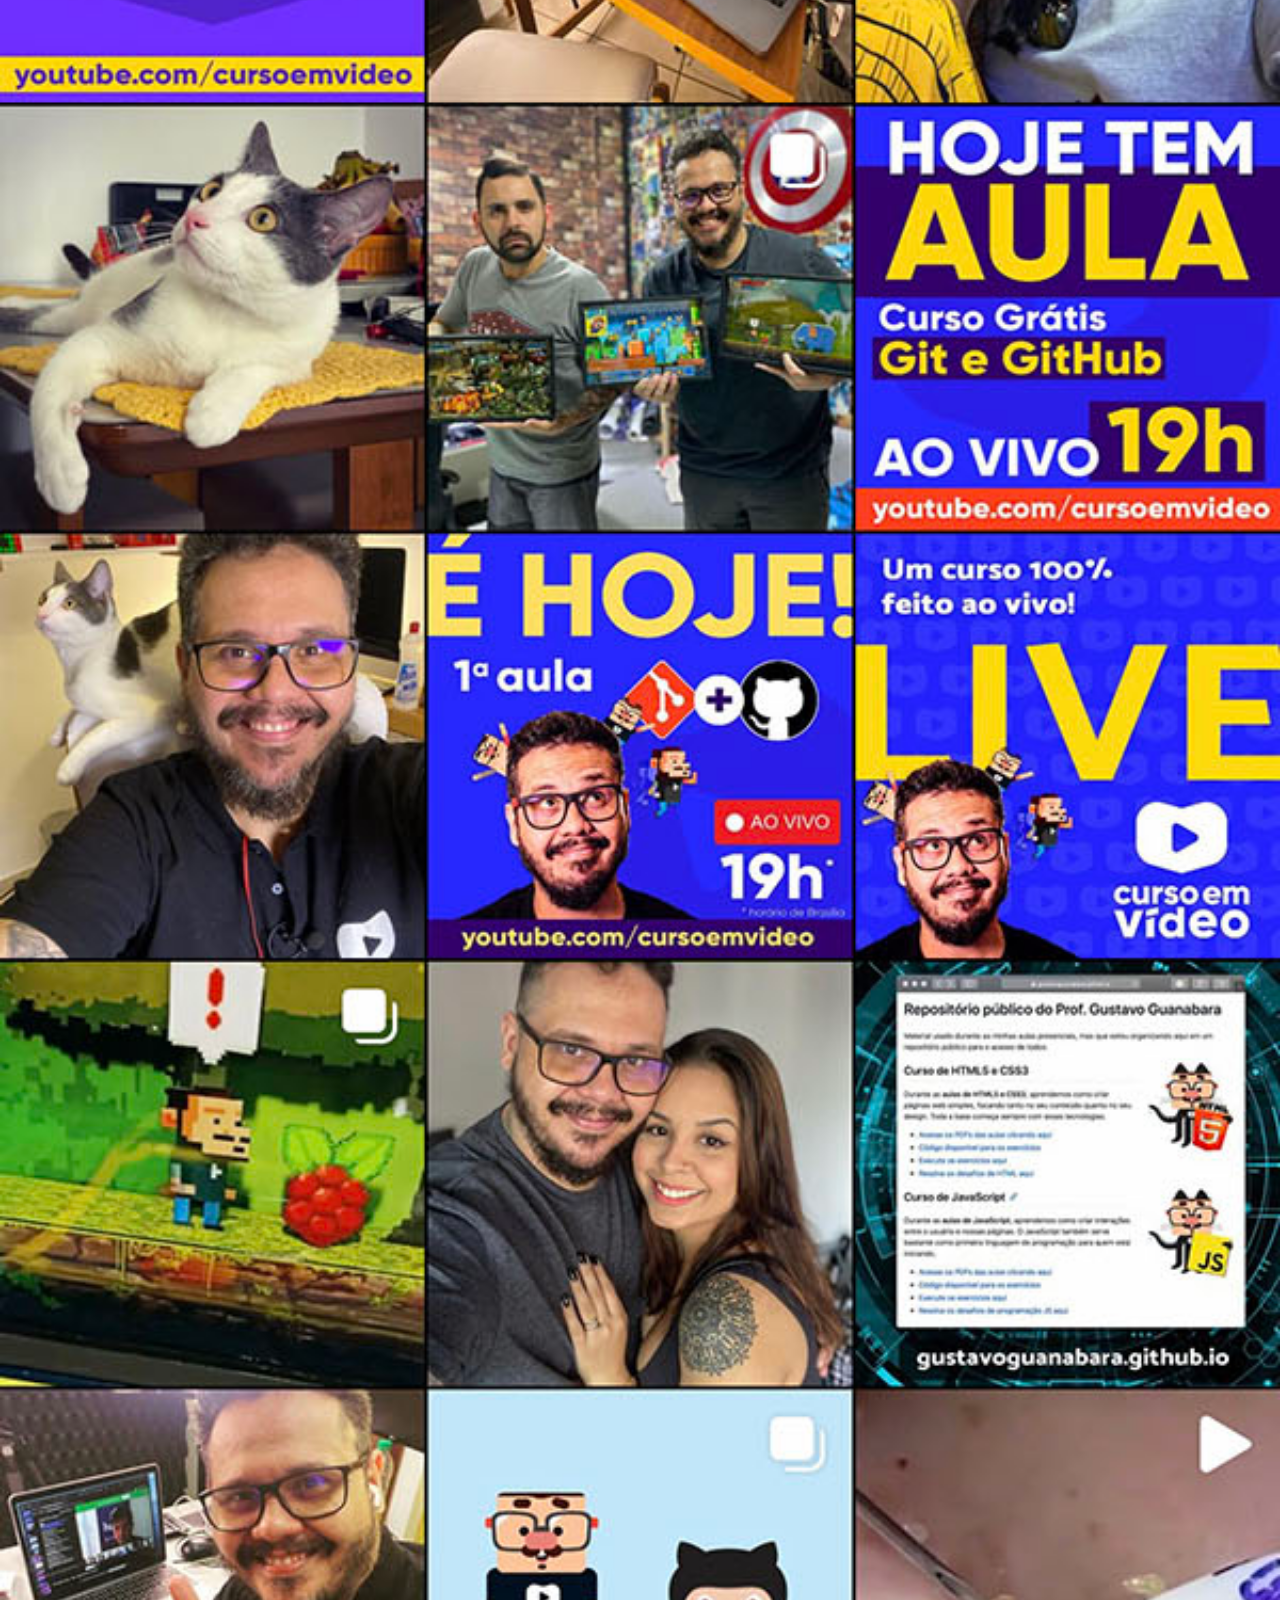
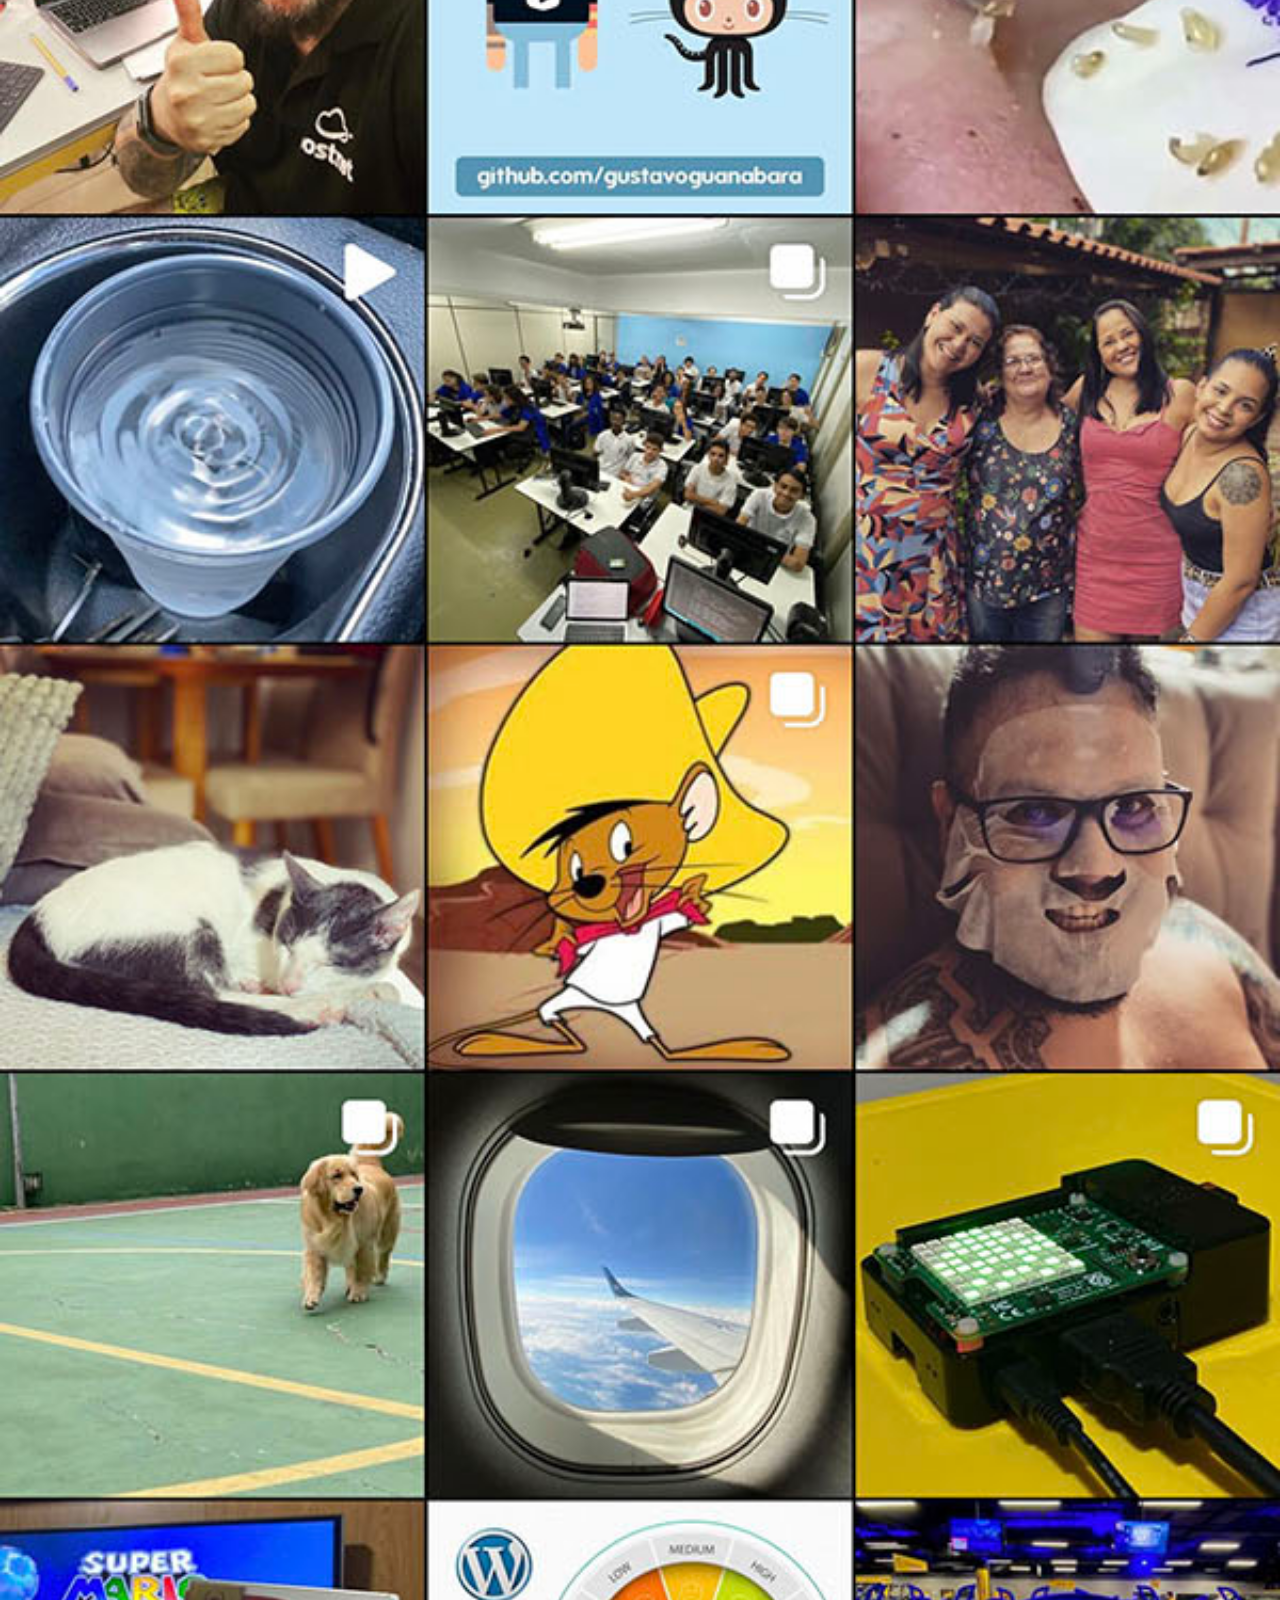
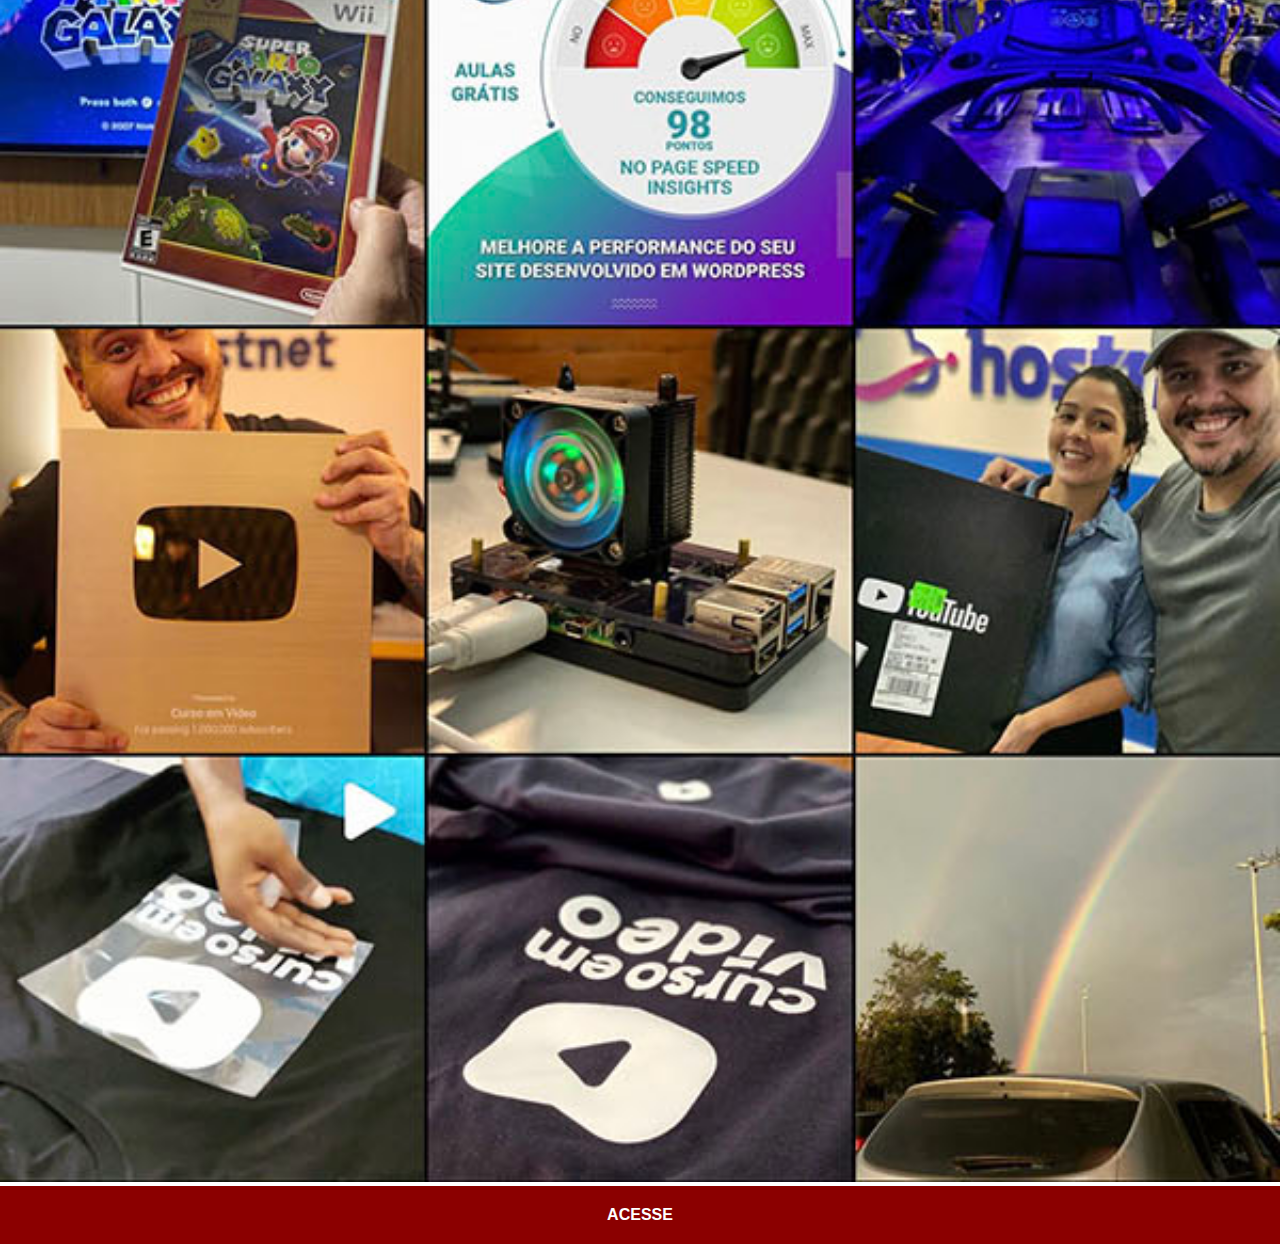
<file: instagram.html>
<!DOCTYPE html>
<html lang="pt-br">
<head>
    <meta charset="UTF-8">
    <meta name="viewport" content="width=device-width, initial-scale=1.0">
    <title>Instagram</title>
    <link rel="stylesheet" href="estilos/social.css">
</head>
<body>
    <img src="imagens/tela-instagram.jpg" alt="Insta">
    <a href="https://www.instagram.com/mentoosbr/" target="_blank">ACESSE</a>
</body>
</html>
</file>
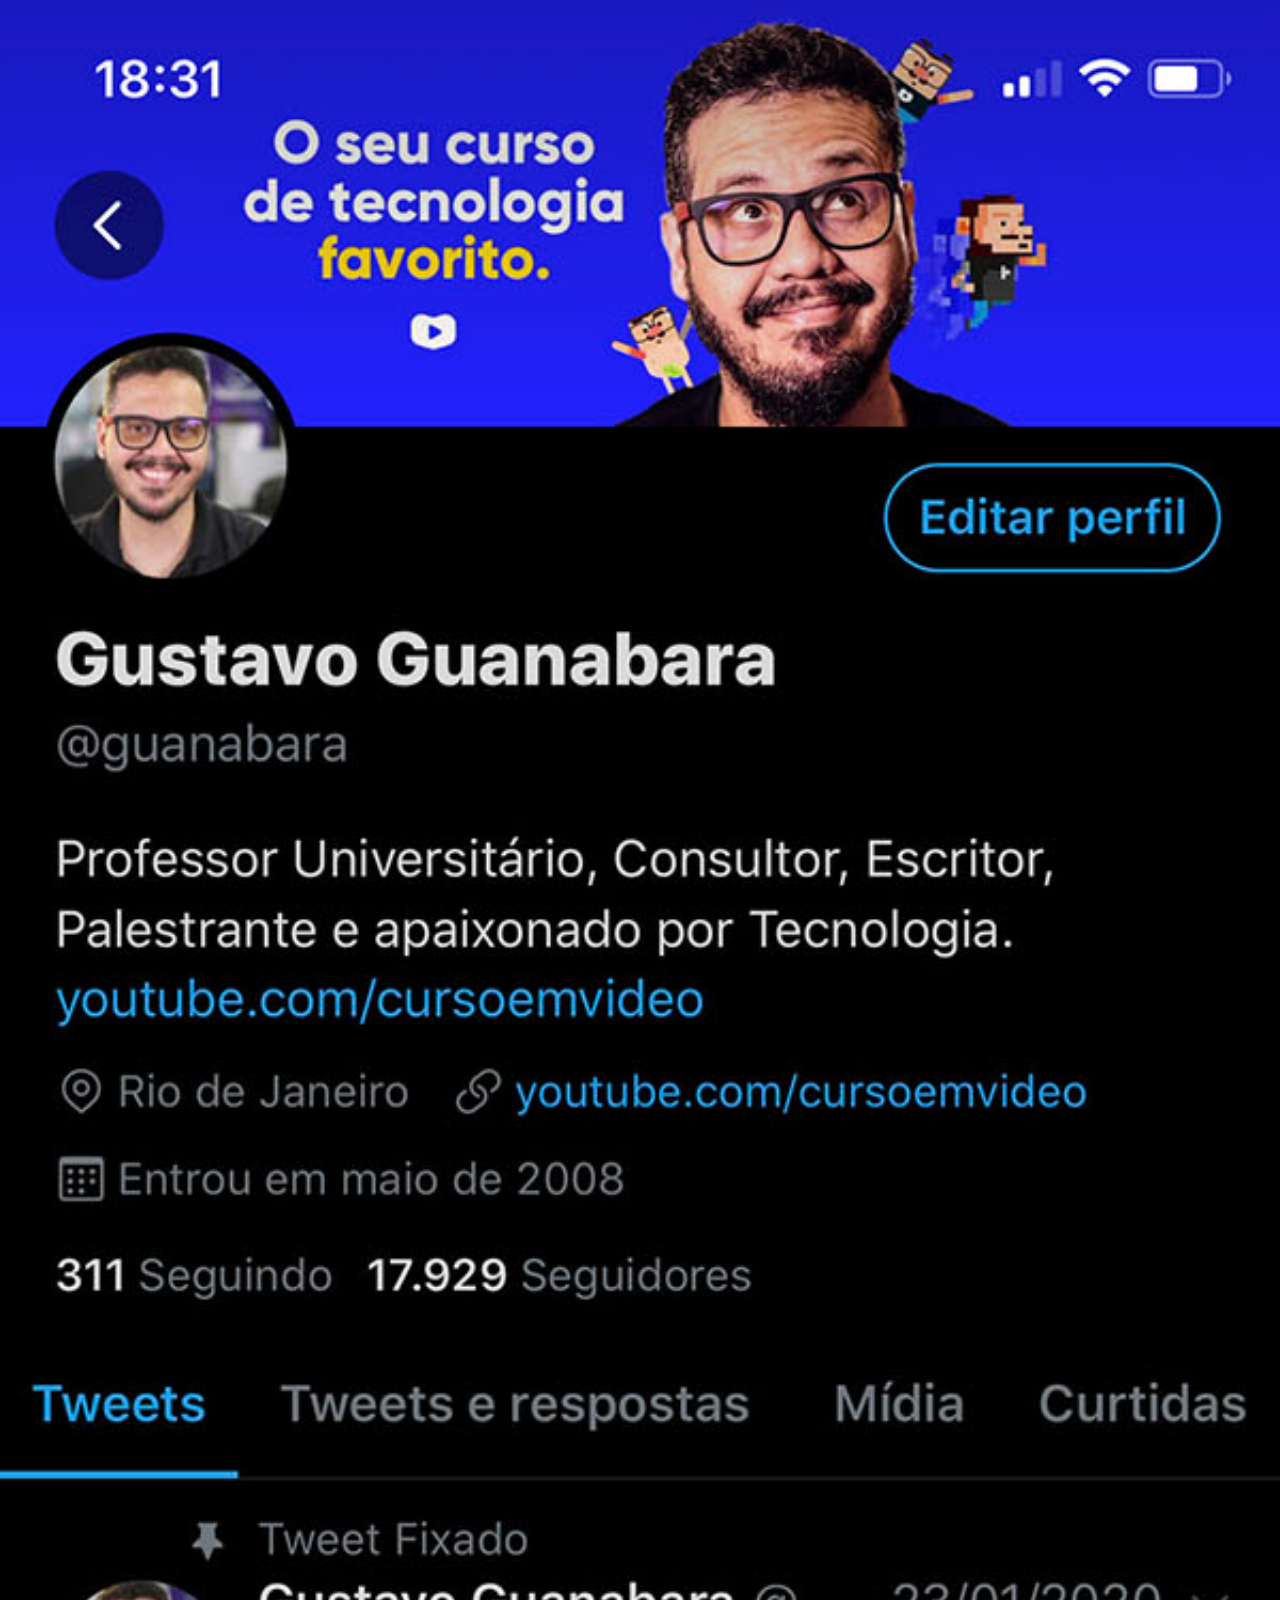
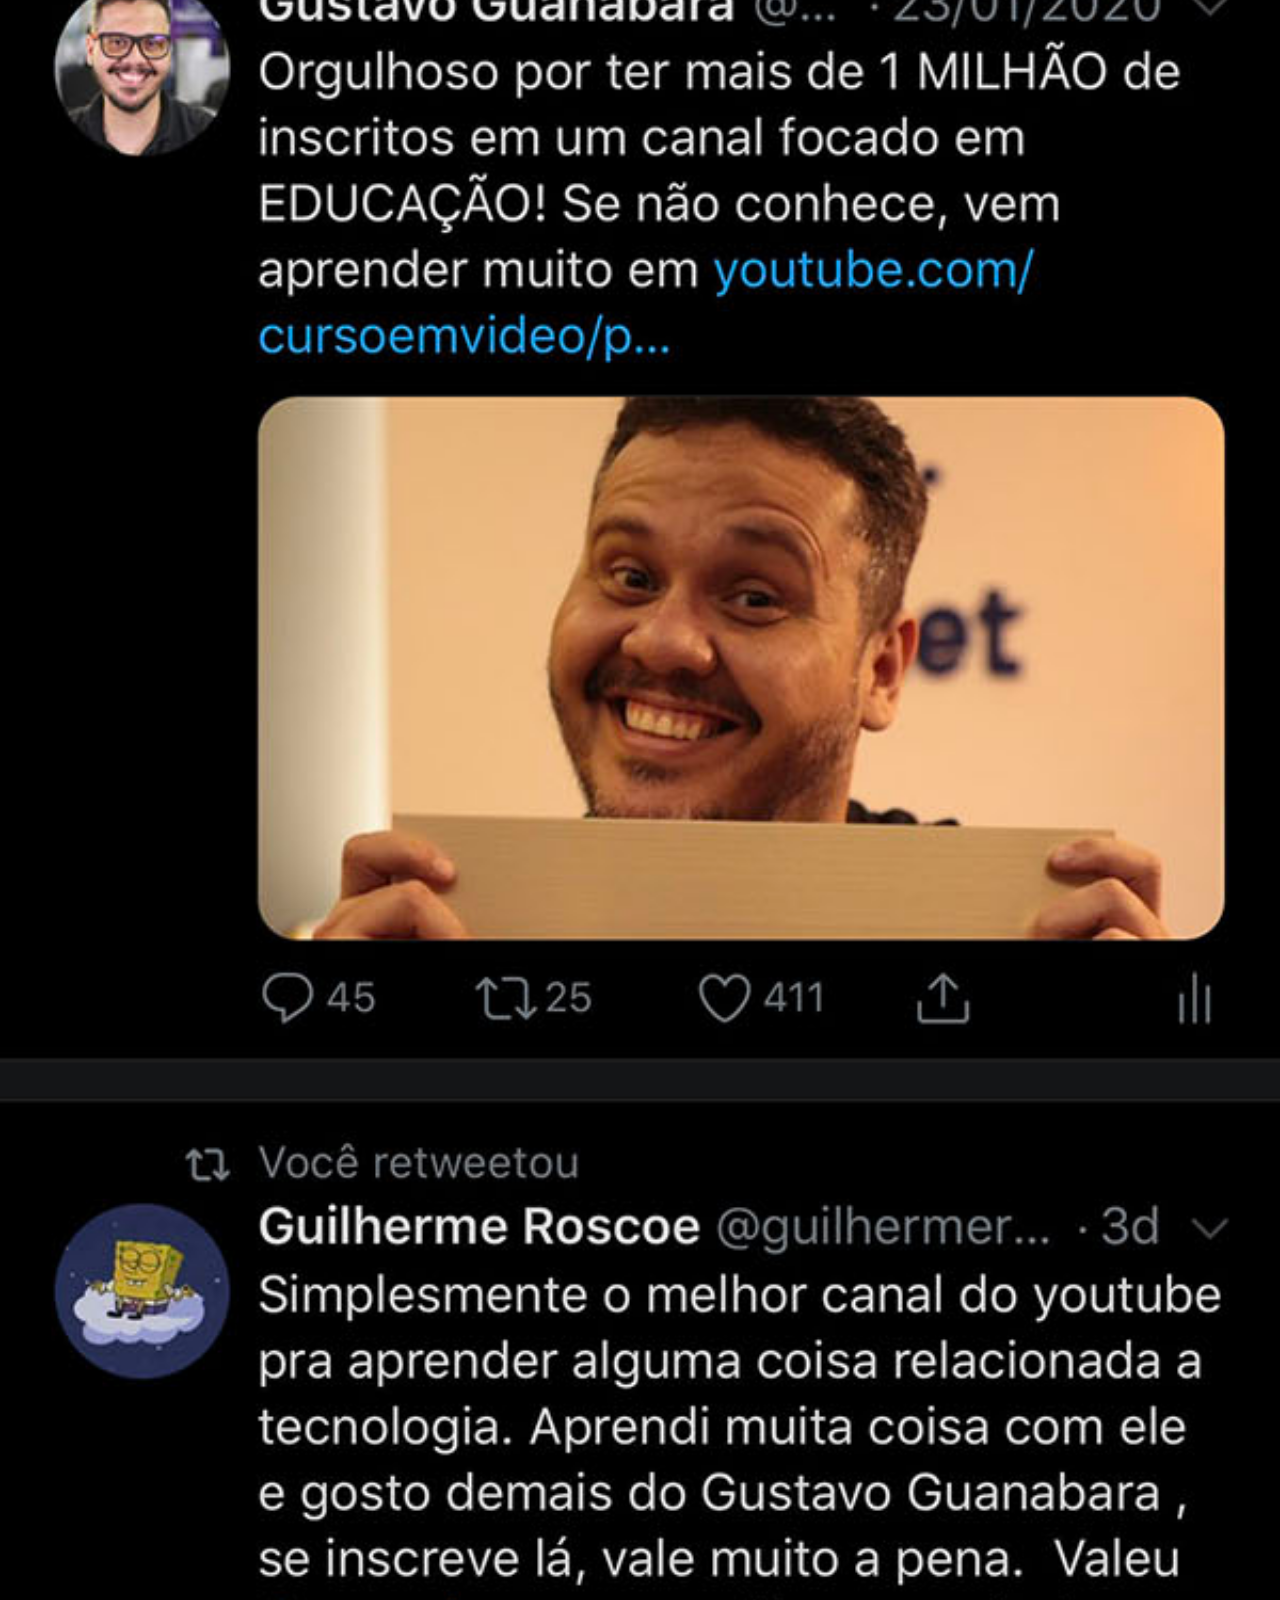
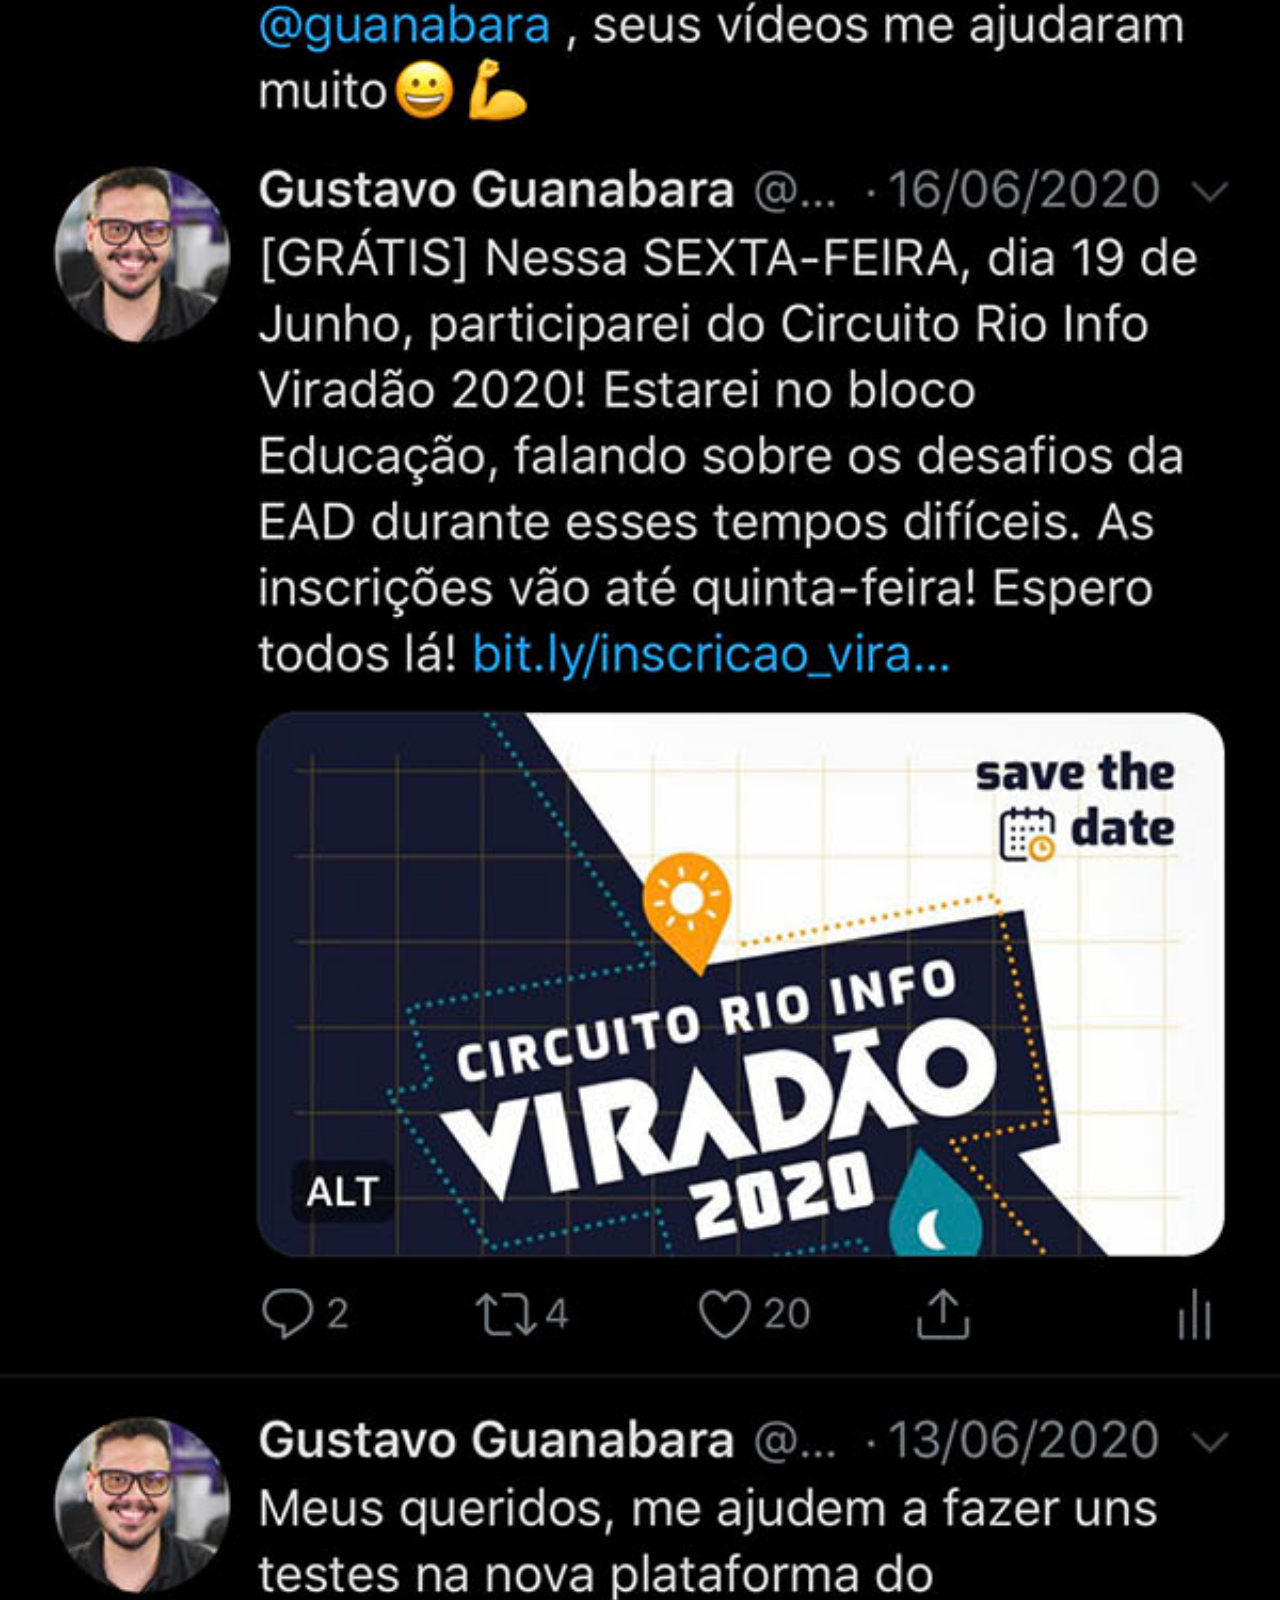
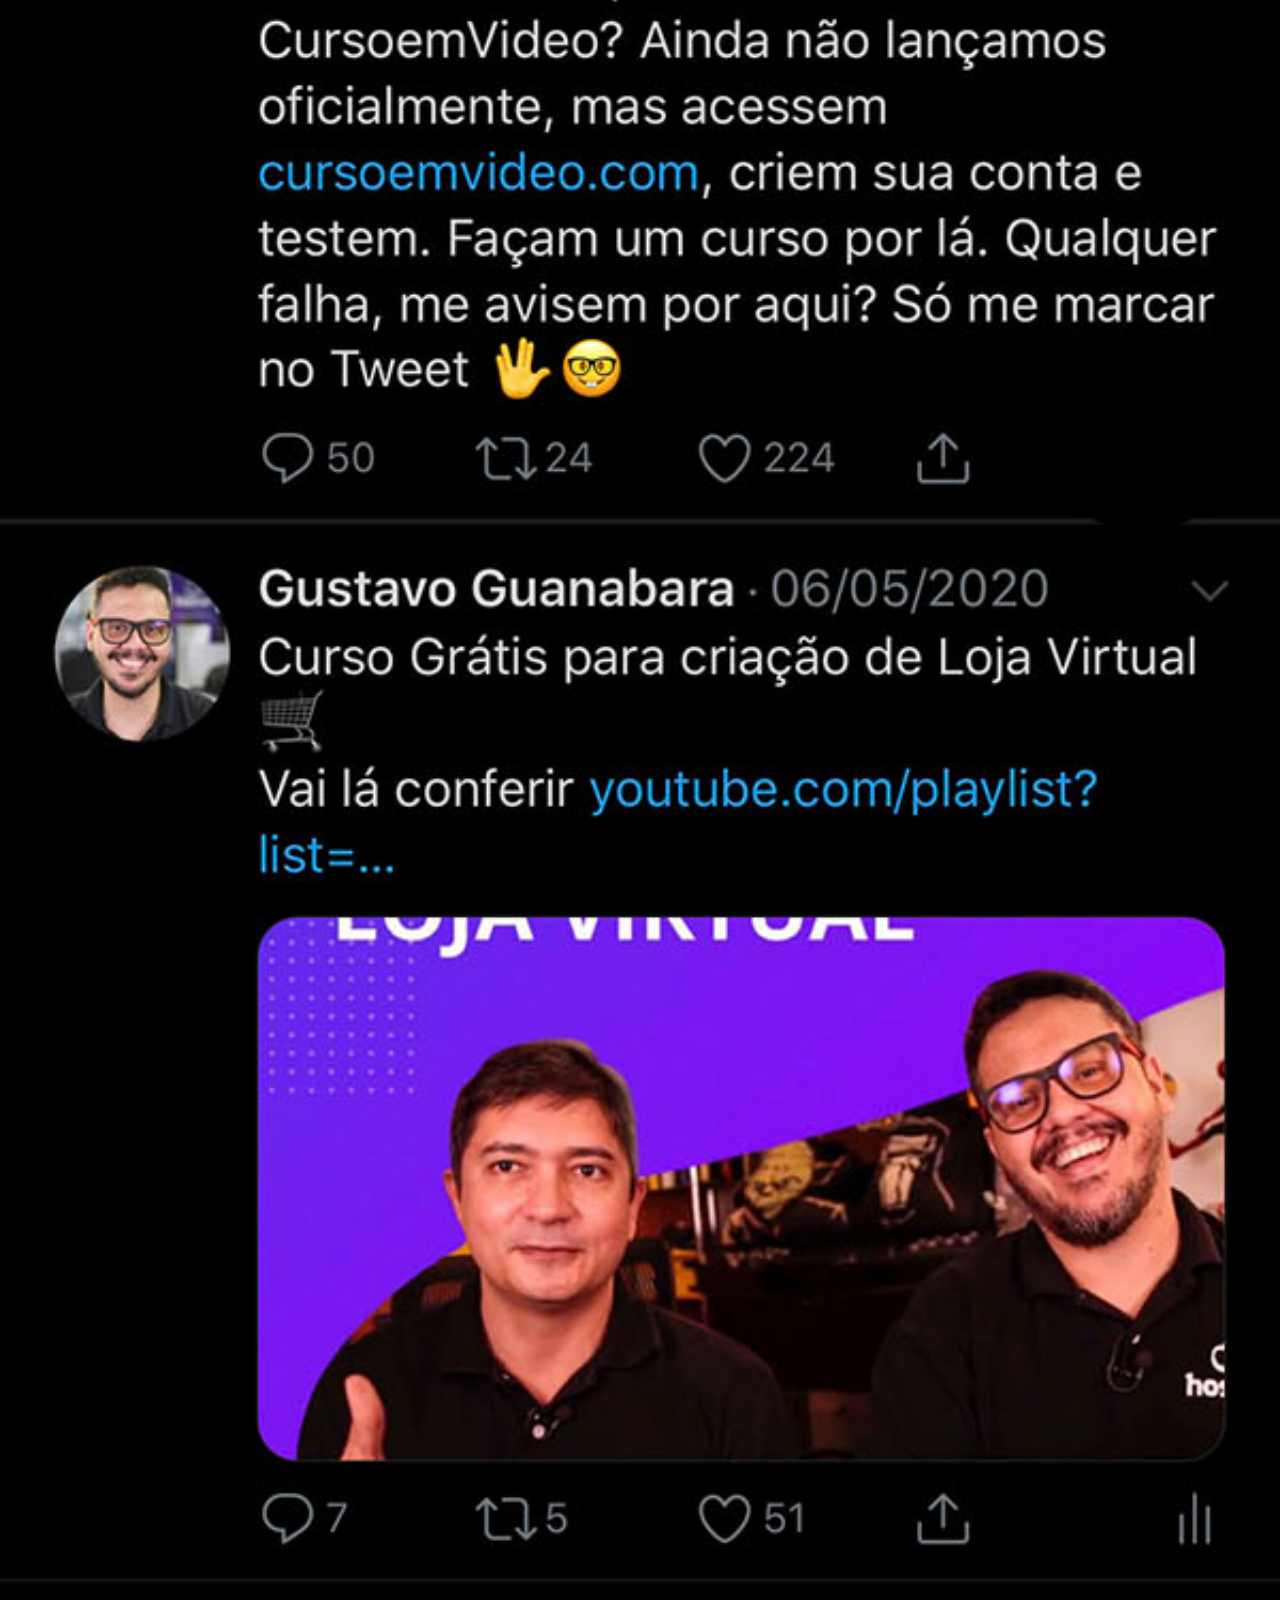
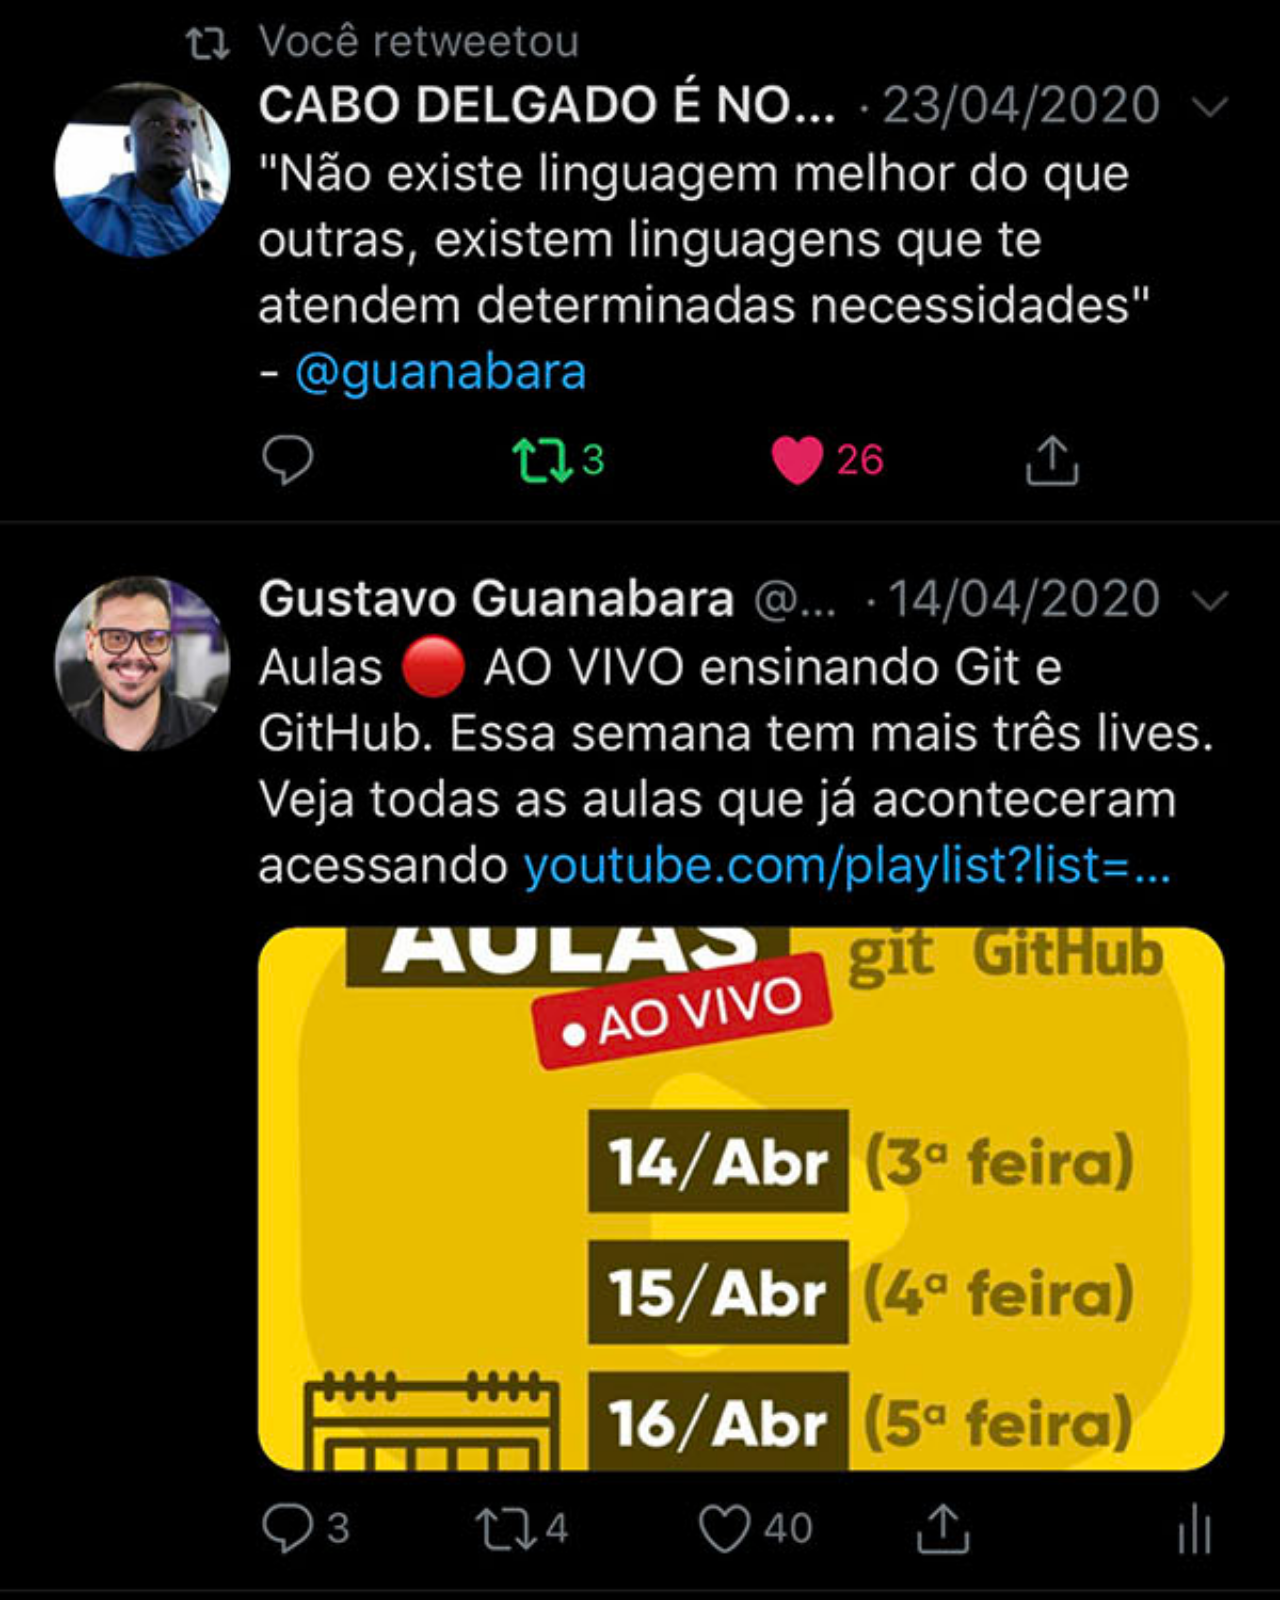
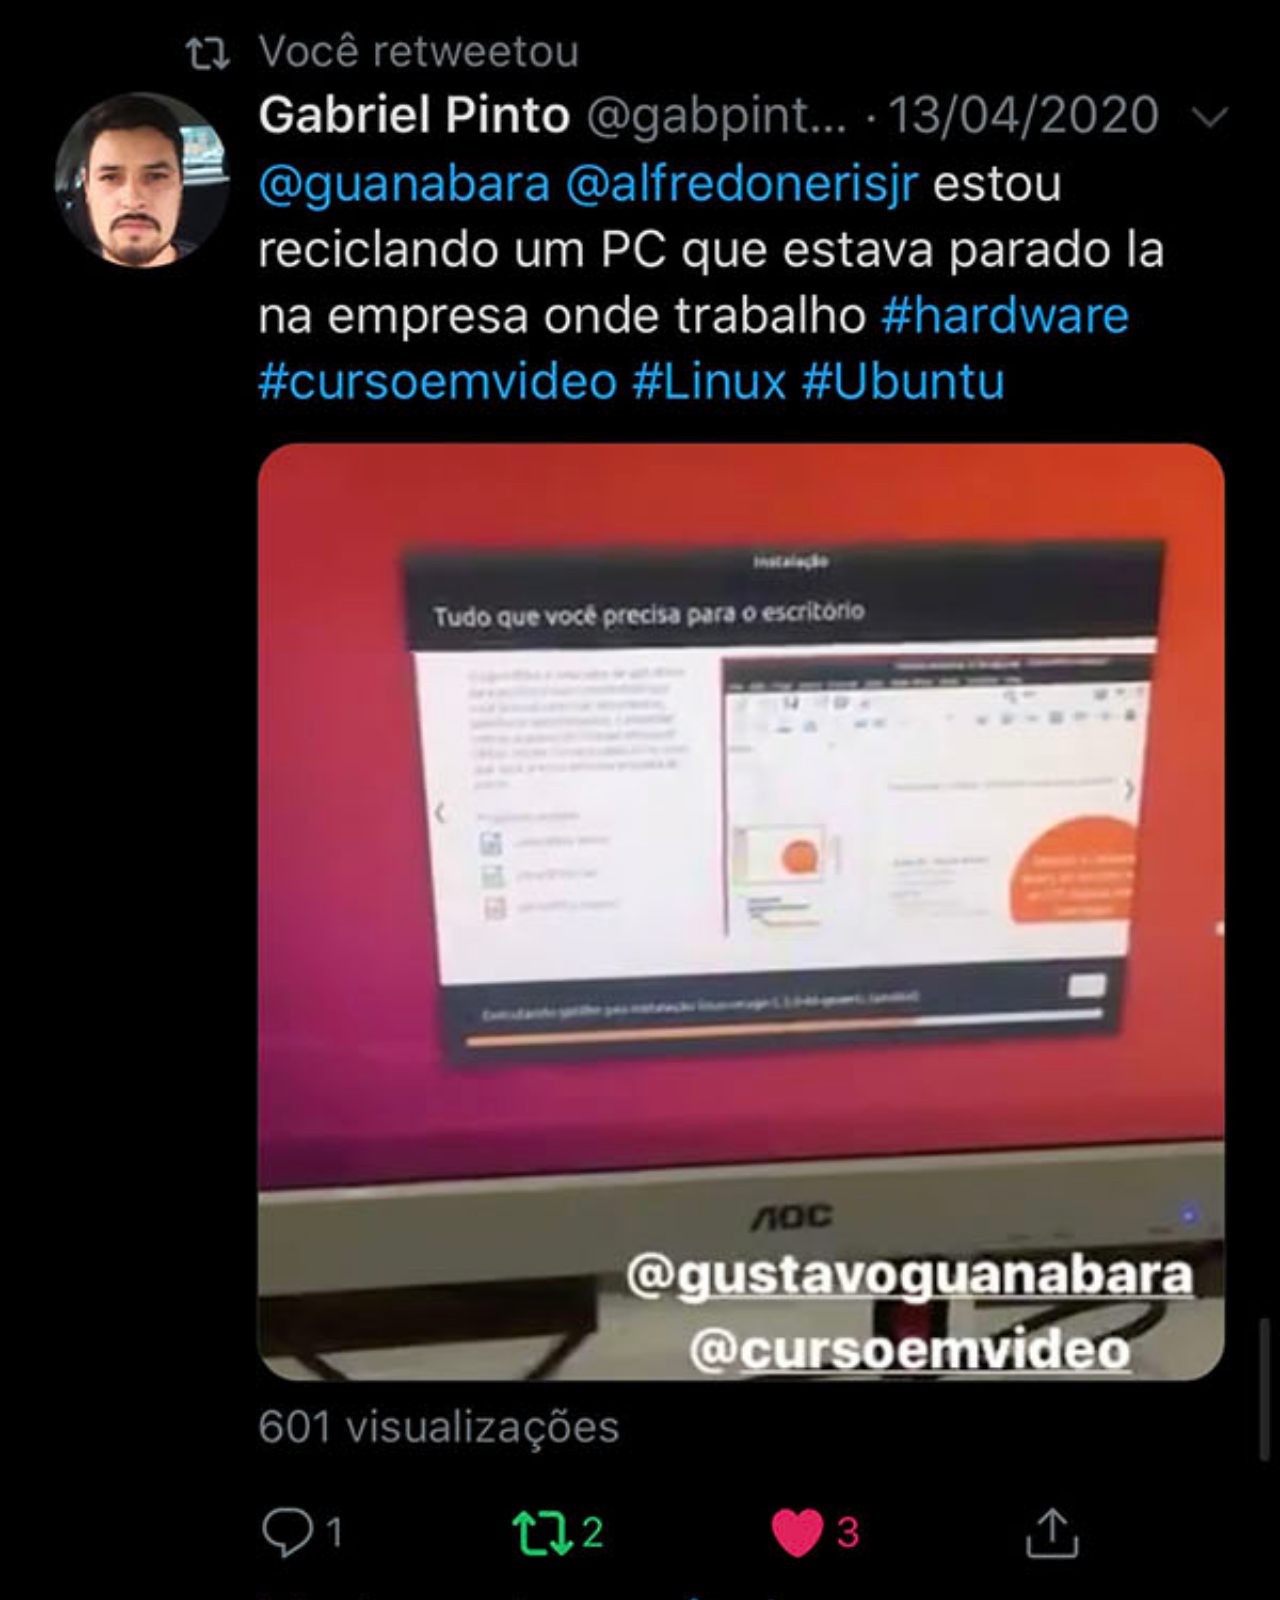
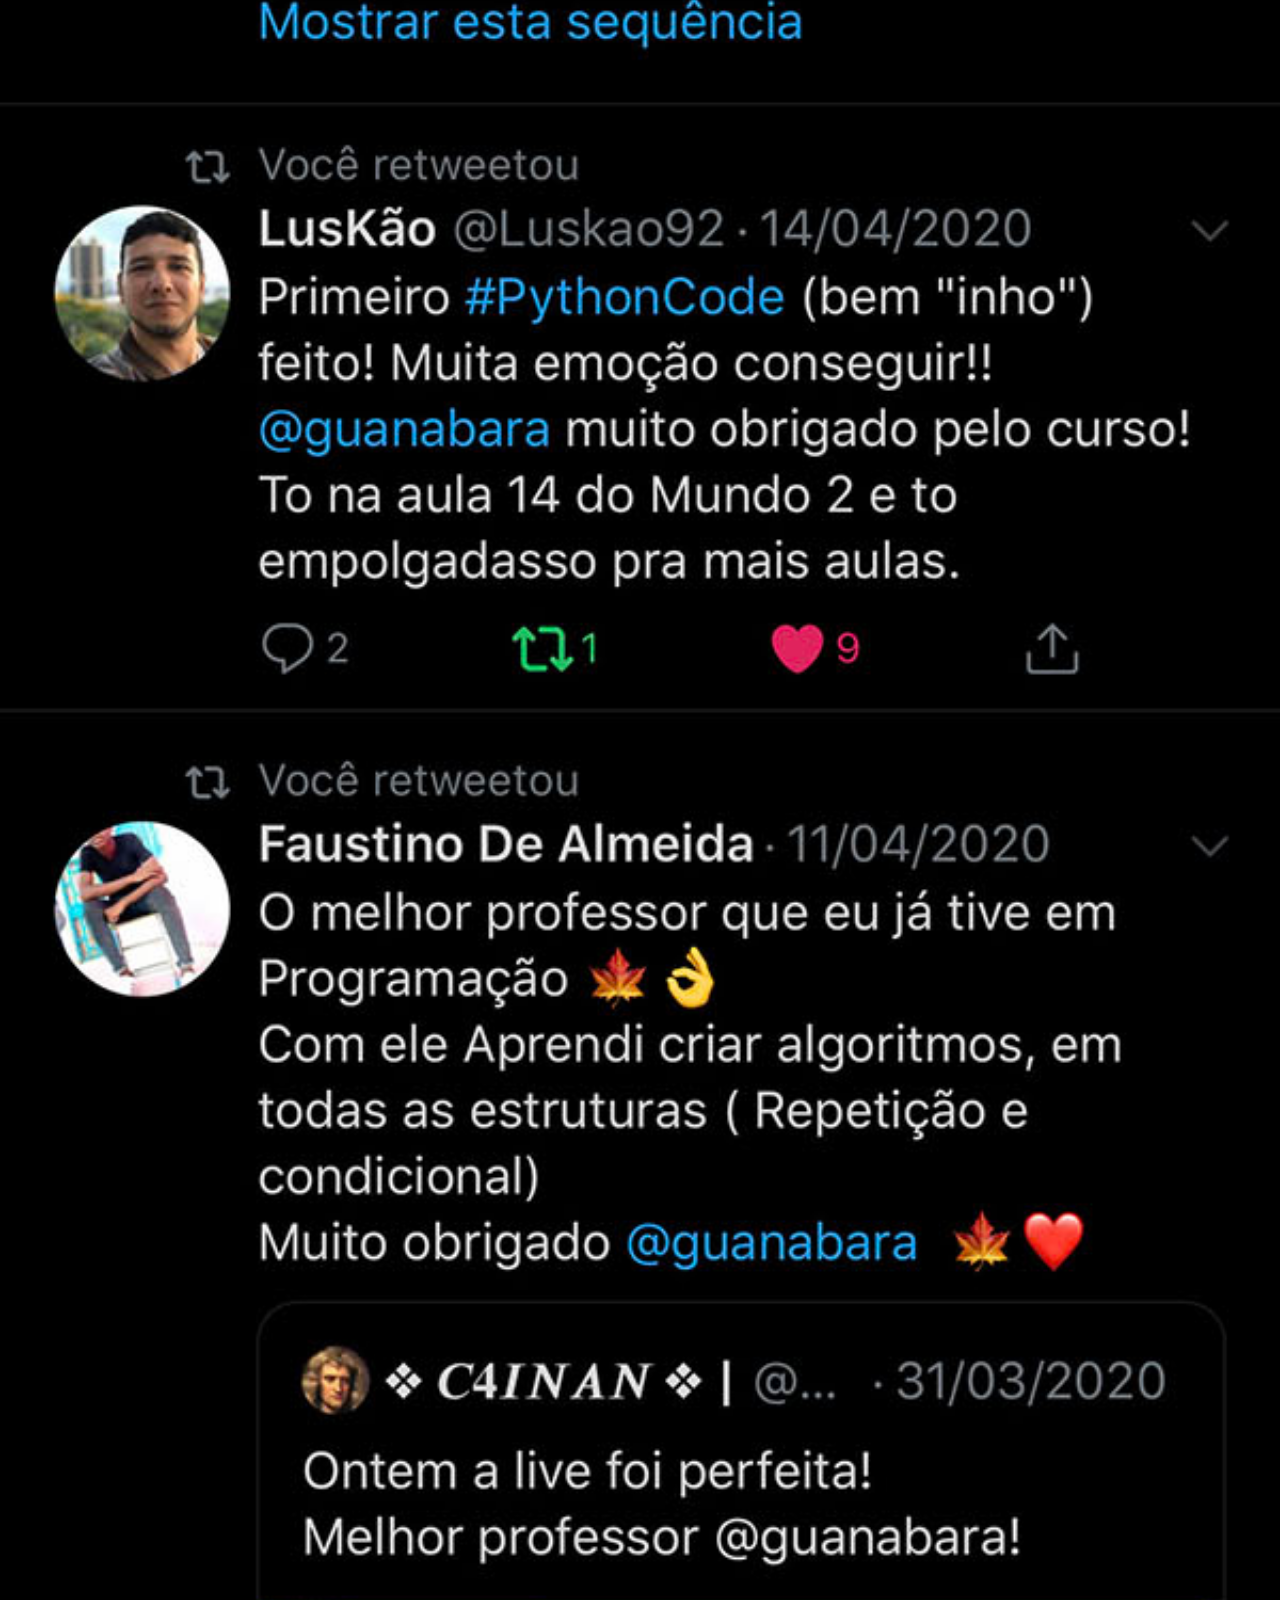
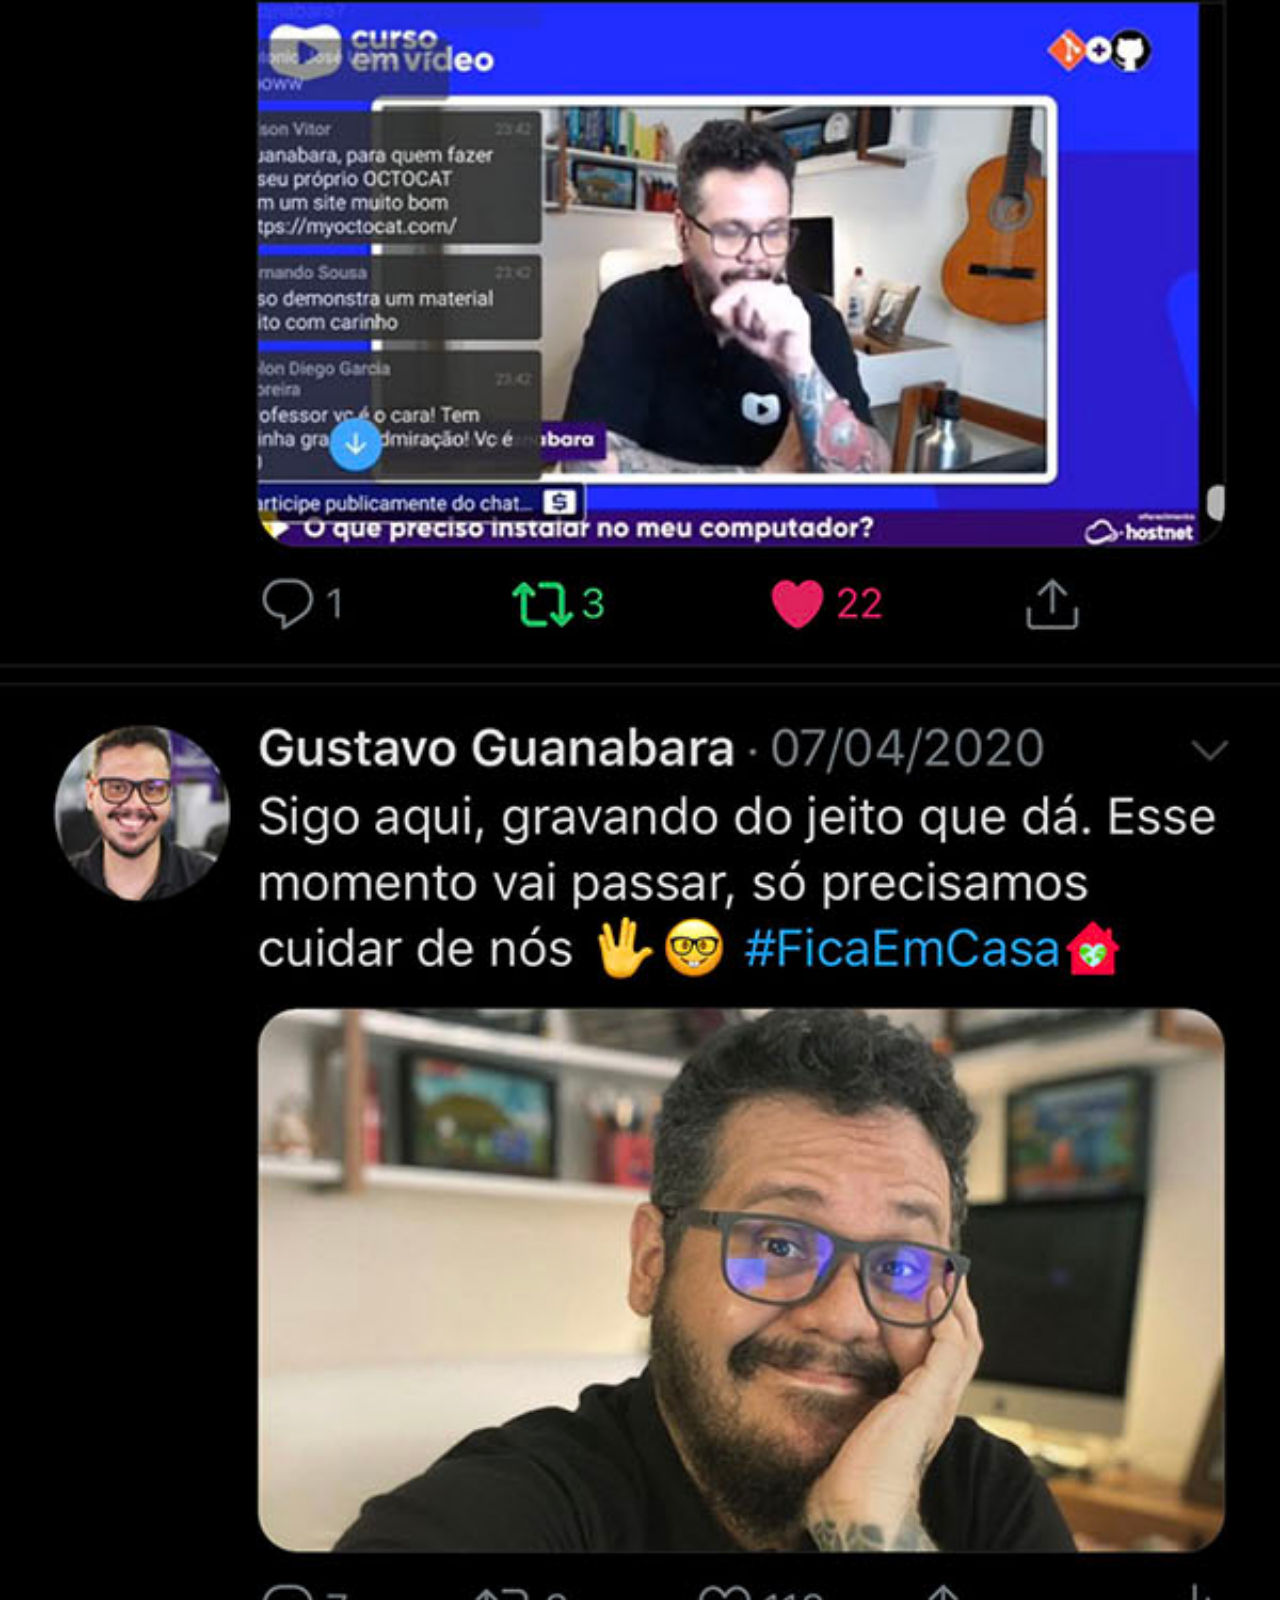
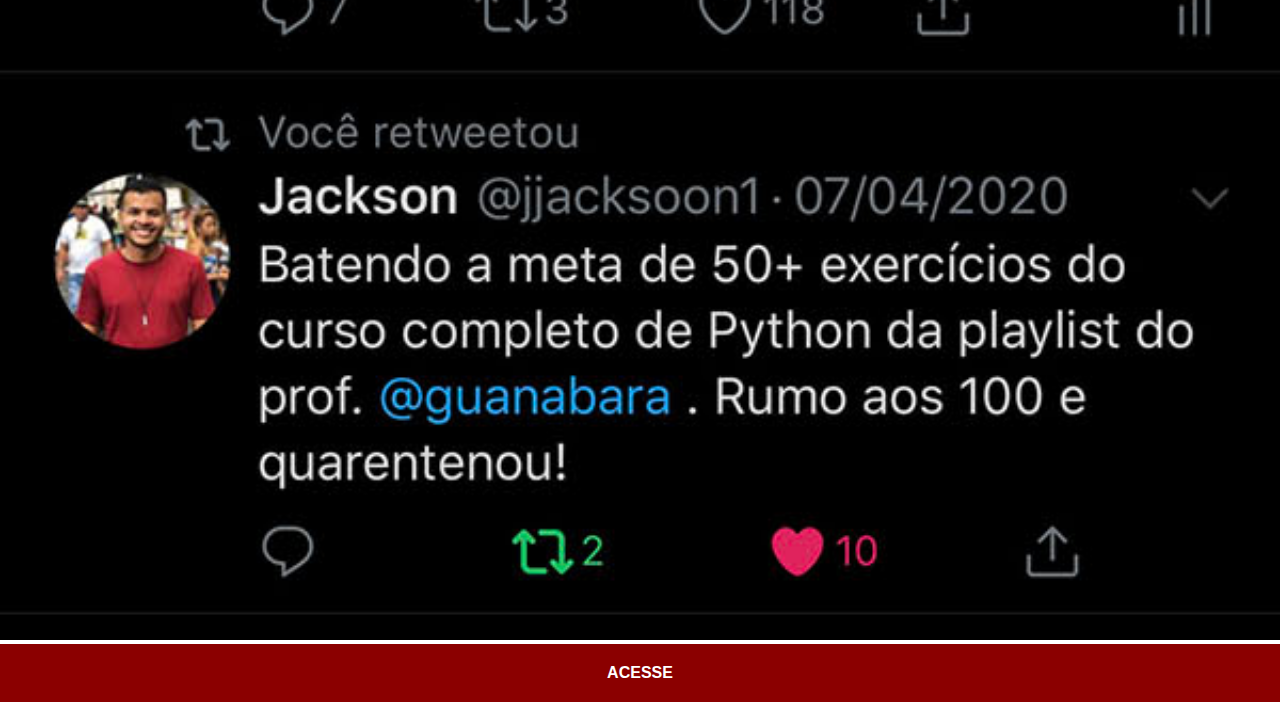
<file: twitter.html>
<!DOCTYPE html>
<html lang="pt-br">
<head>
    <meta charset="UTF-8">
    <meta name="viewport" content="width=device-width, initial-scale=1.0">
    <title>Twitter</title>
    <link rel="stylesheet" href="estilos/social.css">
</head>
<body>
    <img src="imagens/tela-twitter.jpg" alt="Twitter">
    <a href="https://x.com/SoutAmericMemes" target="_blank">ACESSE</a>
</body>
</html>
</file>
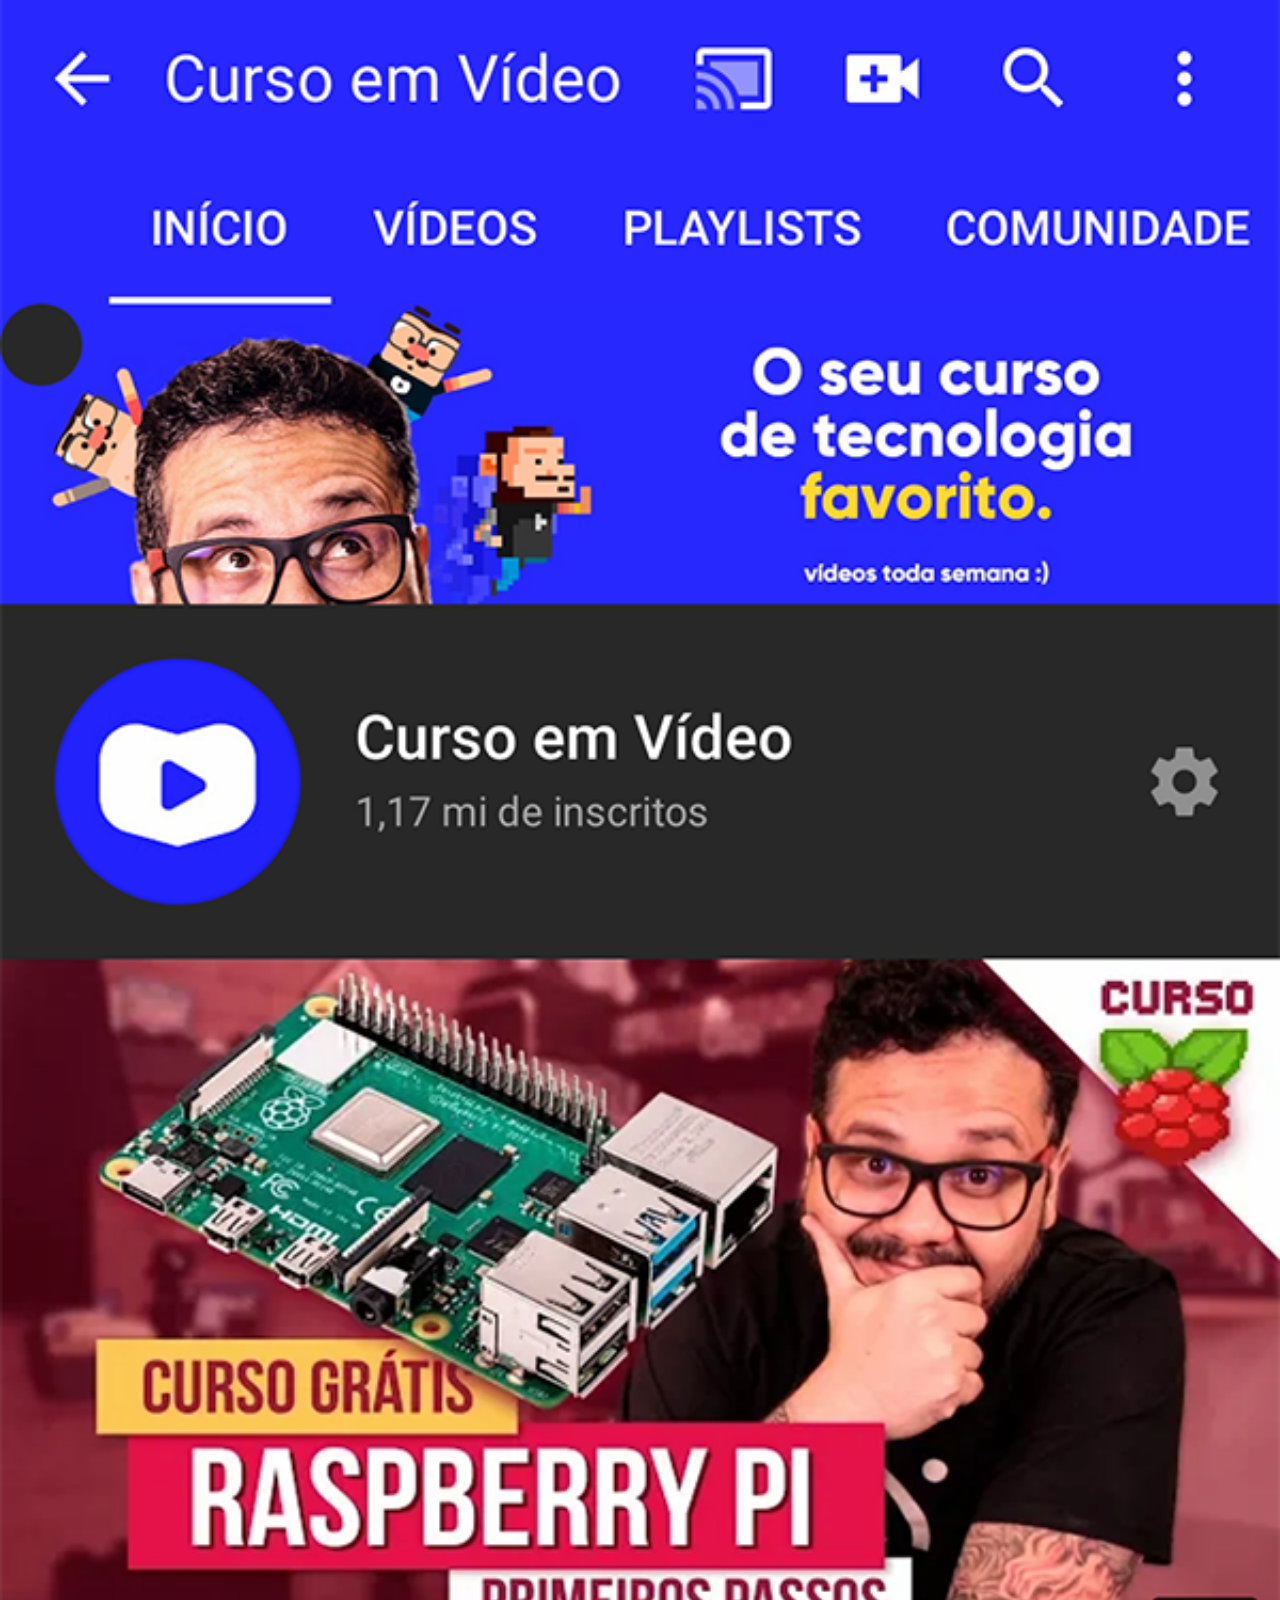
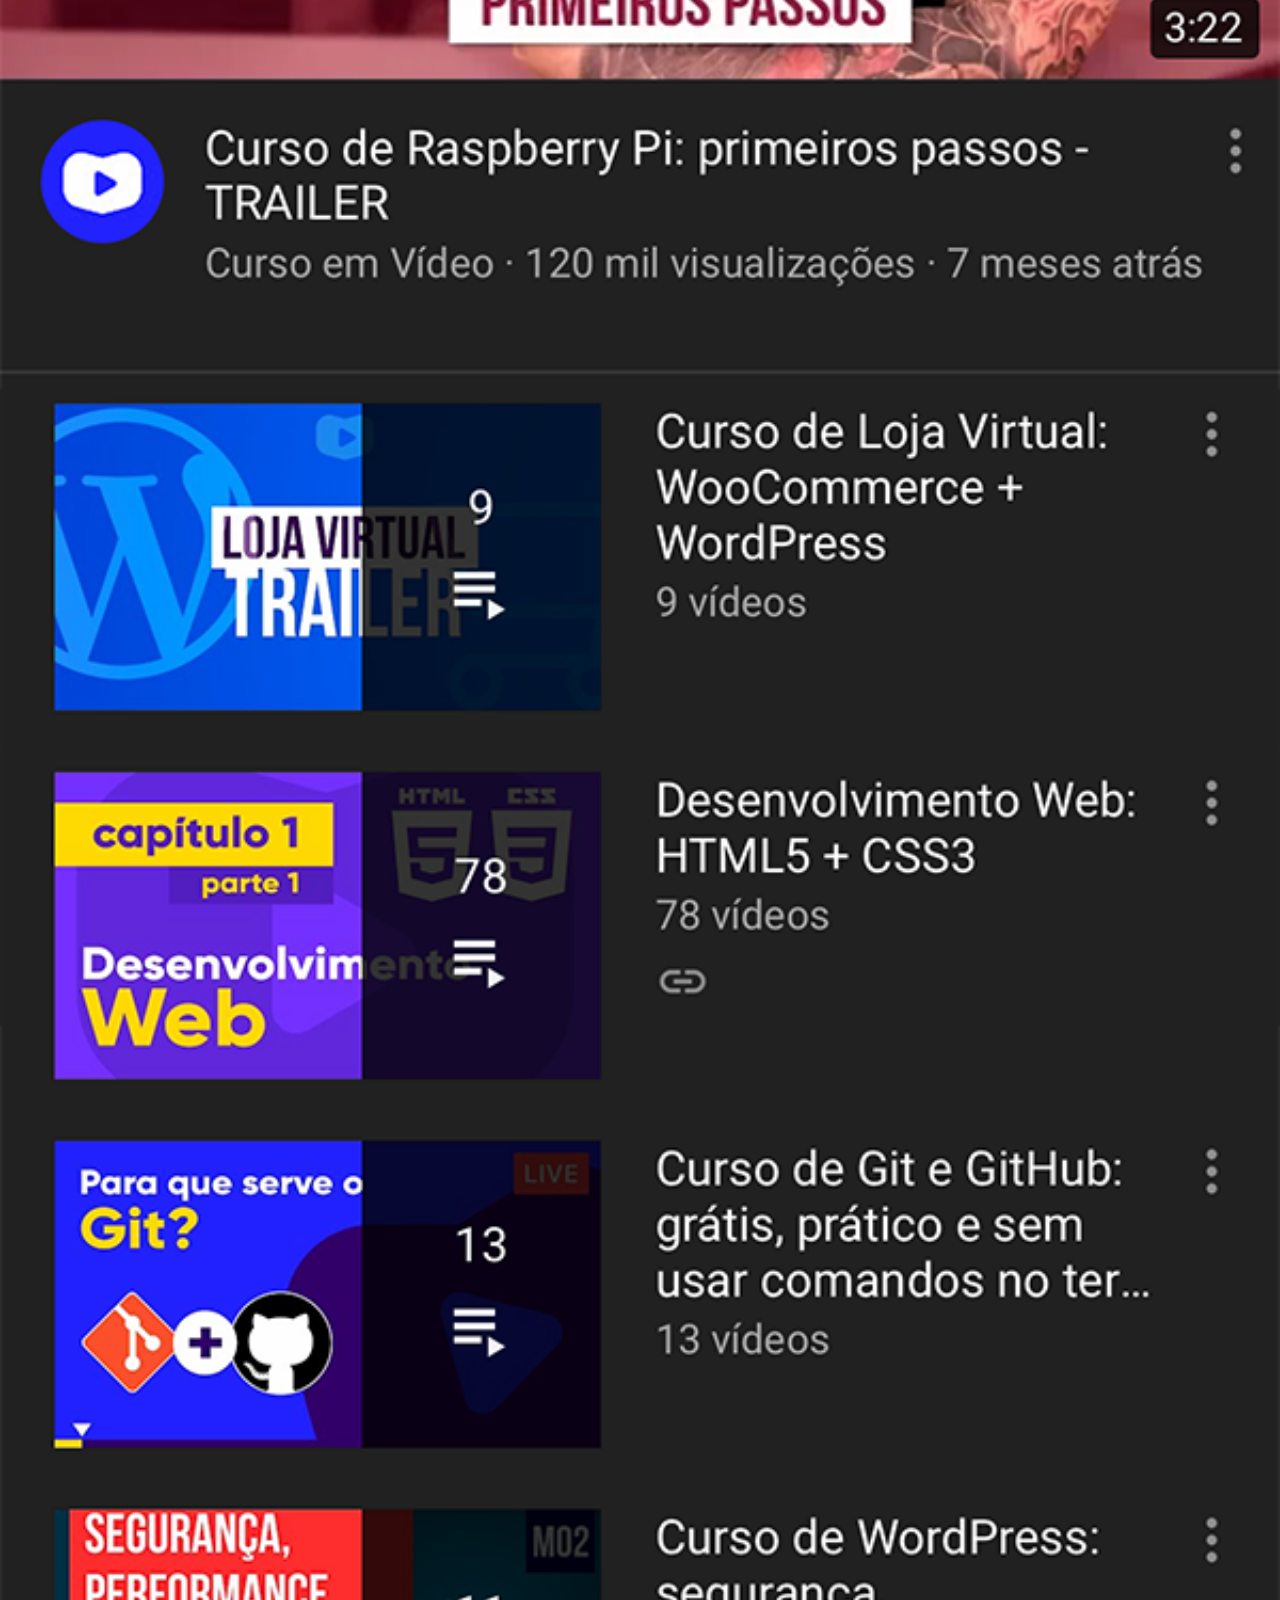
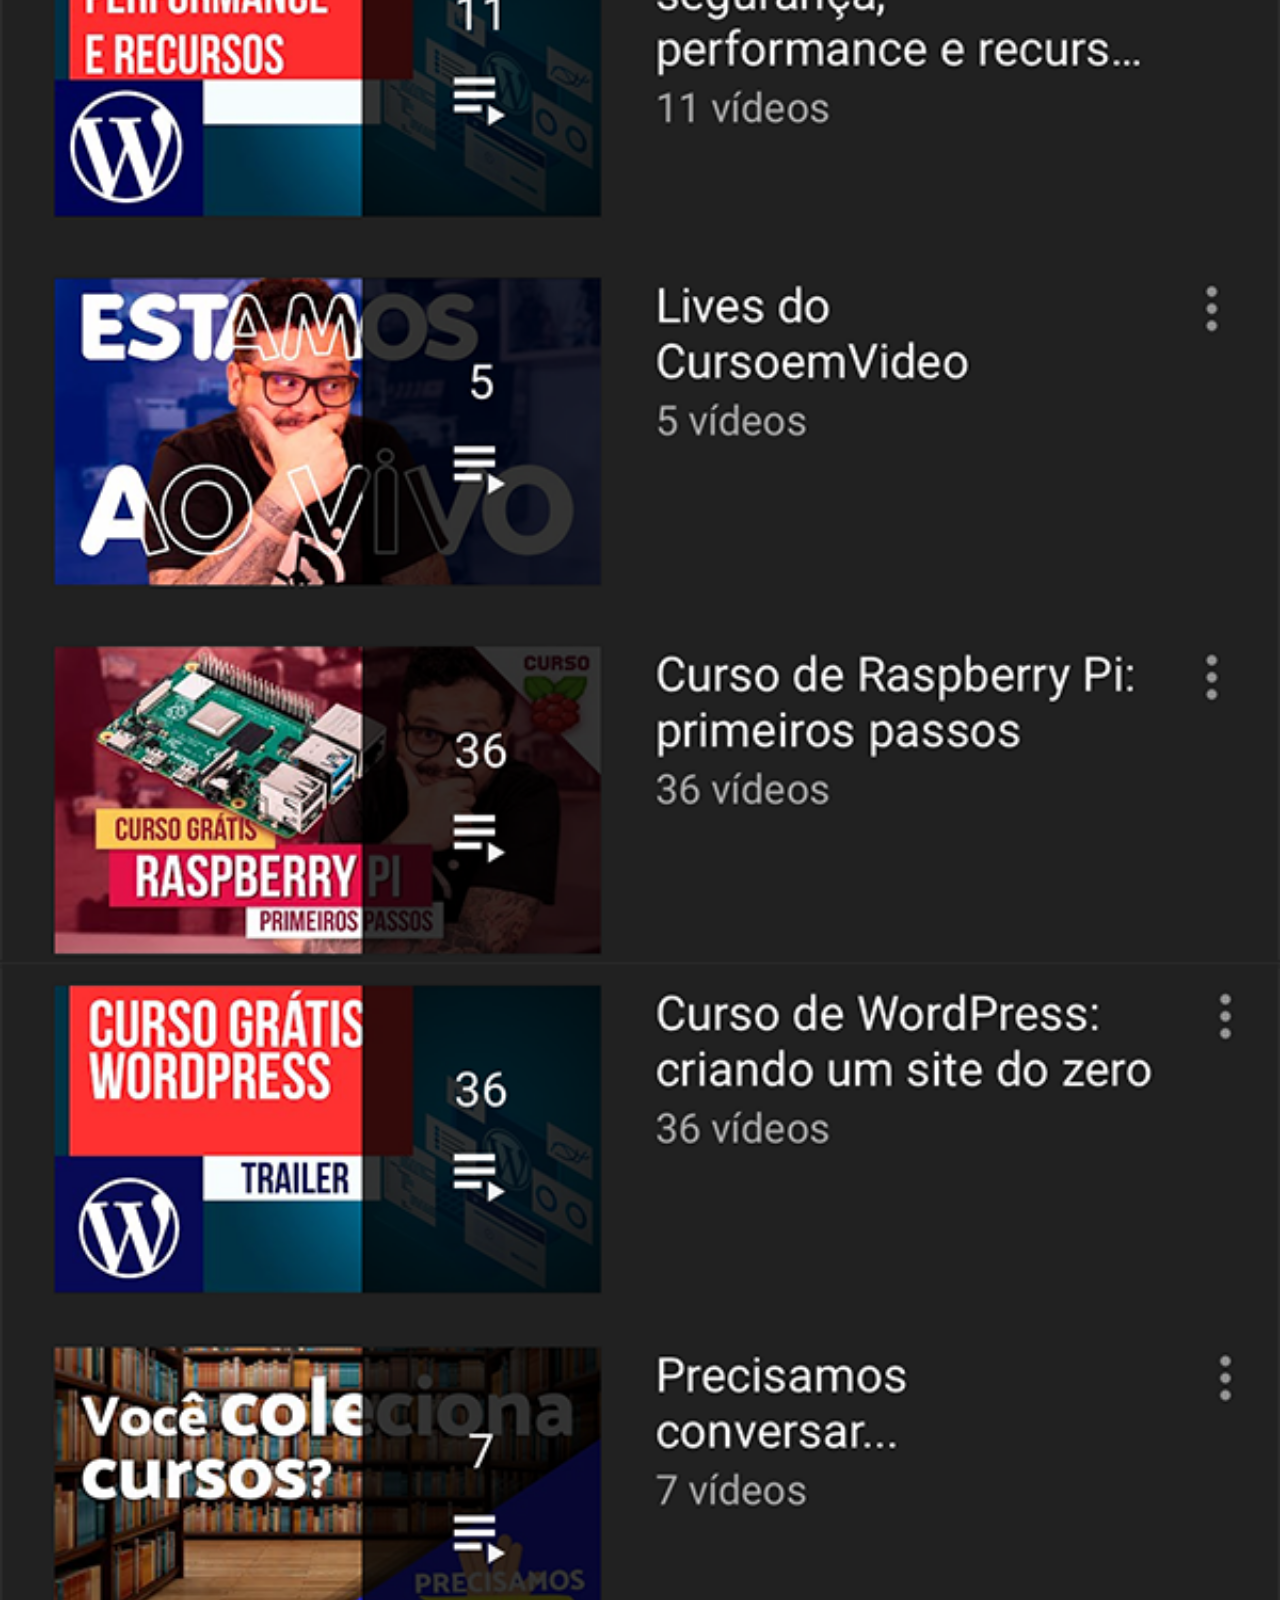
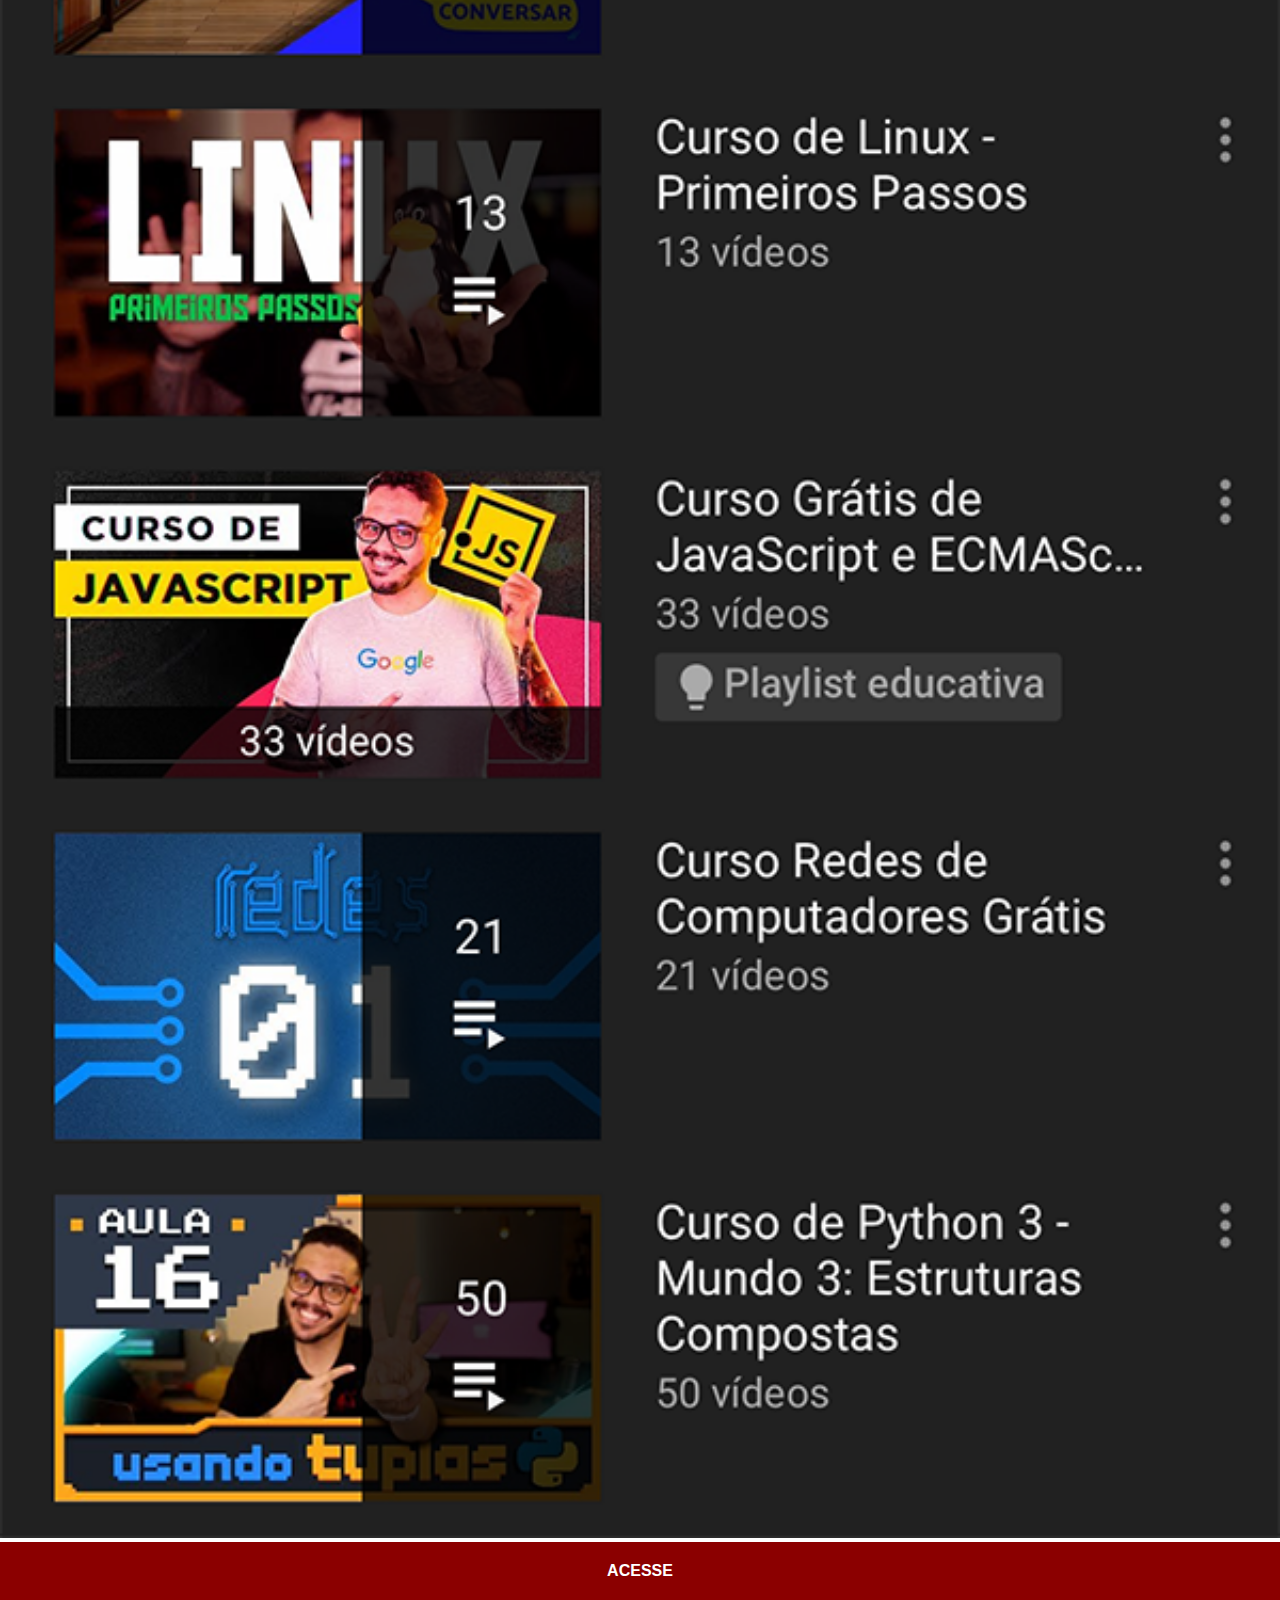
<file: youtube.html>
<!DOCTYPE html>
<html lang="pt-br">
<head>
    <meta charset="UTF-8">
    <meta name="viewport" content="width=device-width, initial-scale=1.0">
    <title>Youtube</title>
    <link rel="stylesheet" href="estilos/social.css">
</head>
<body>
    <img src="imagens/tela-youtube.png" alt="youtube">
    <a href="https://www.youtube.com/c/CursoemVídeo/playlists" target="_blank">ACESSE</a>
</body>
</html>
</file>
<file: estilos/style.css>
@charset "UTF-8";

* {
    margin: 0px;
    padding: 0px;
    font-family: Arial, Helvetica, sans-serif;
}

html, body {
    height: 100vh;
    width: 100vw;
    background-color: black;
}

body {
    background: url('../imagens/fundo-madeira.jpg') no-repeat top center;
    background-size: cover;
    background-attachment: fixed;
}

main {
    height: 100vh;
    position: relative;
}

section#telefone {
    position: absolute;
    top: 50%;
    left: 50%;
    transform: translate(-50%, -50%);

   height: 627px; 
   width: 311px;
   background: url('../imagens/frame-iphone.png') no-repeat;
}

iframe#tela {
    position: relative;
    top: 80px;
    left: 22px;
    width: 267px;
    height: 471px;
}

section#redes-sociais {
    text-align: right;
}

section#redes-sociais img {
    width: 50px;
    margin: 10px;
    border-radius: 50%;
    box-shadow: 2px 2px 5px rgba(0, 0, 0, 0.400);
    box-sizing: border-box;
}

section#redes-sociais img:hover {
    border: 2px solid rgba(255, 255, 255, 0.637);
    transform: translate(-3px, -3px);
    box-shadow: 5px 5px 10px rgba(0, 0, 0, 0.623);
    transition: transform 0.5s;
}
</file>
<file: estilos/social.css>
@charset "UTF-8";

        * {
            margin: 0px;
            padding: 0px;
            font-family: Arial, Helvetica, sans-serif;
        }

        ::-webkit-scrollbar {
            width: 0px;
            height: 0px;
        }

        img {
            width: 100vw;
        }

        a {
            display: block;
            background-color: darkred;
            color: white;
            padding: 20px;
            text-align: center;
            font-weight: bolder;
            text-decoration: none;
        }

        a:hover {
            background-color: red;
        }
</file>
